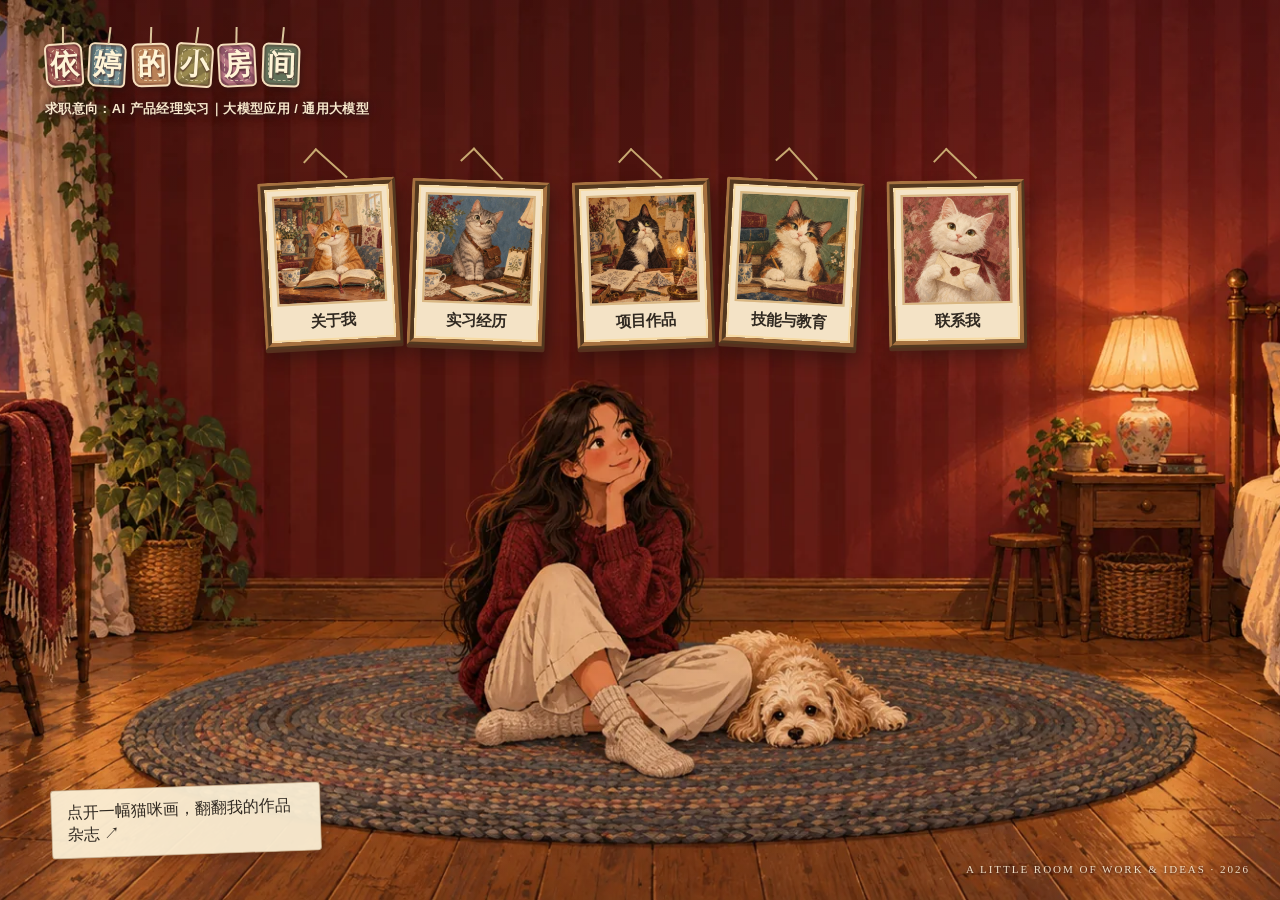
<file: index.html>
<!doctype html>
<html lang="zh-CN">
  <head>
    <meta charset="utf-8" />
    <meta name="viewport" content="width=device-width, initial-scale=1" />
    <meta name="theme-color" content="#56272c" />
    <meta name="description" content="走进肖依婷的小房间，翻阅 AI 产品经理的实习与项目作品。" />
    <meta property="og:title" content="肖依婷的小房间 | AI 产品经理作品集" />
    <meta property="og:description" content="关于我、实习、项目、技能和联系方式，都藏在五幅猫咪挂画里。" />
    <meta property="og:image" content="assets/images/room/bedroom.webp" />
    <title>肖依婷的小房间 | AI 产品经理作品集</title>
    <link rel="stylesheet" href="assets/css/bedroom.css" />
  </head>
  <body>
    <a class="skip-link" href="#gallery">跳到作品入口</a>
    <div class="site-world">
      <header class="site-brand">
        <a class="fabric-title" href="#home" aria-label="依婷的小房间，返回首页">
          <span aria-hidden="true">依</span><span aria-hidden="true">婷</span><span aria-hidden="true">的</span><span aria-hidden="true">小</span><span aria-hidden="true">房</span><span aria-hidden="true">间</span>
        </a>
        <p>求职意向：AI 产品经理实习｜大模型应用 / 通用大模型</p>
      </header>

      <main class="room-stage" id="main">
        <div class="room-backdrop" aria-hidden="true"></div>
        <nav class="gallery-wall" id="gallery" aria-label="小猫挂画，选择作品章节">
          <button class="cat-frame" type="button" data-page="about" style="--tilt:-3deg">
            <span class="frame-art"><img src="assets/images/room/cat-about.webp" alt="" /></span>
            <span class="frame-label">关于我</span>
          </button>
          <button class="cat-frame" type="button" data-page="internships" style="--tilt:2deg">
            <span class="frame-art"><img src="assets/images/room/cat-internship.webp" alt="" /></span>
            <span class="frame-label">实习经历</span>
          </button>
          <button class="cat-frame" type="button" data-page="projects" style="--tilt:-2deg">
            <span class="frame-art"><img src="assets/images/room/cat-projects.webp" alt="" /></span>
            <span class="frame-label">项目作品</span>
          </button>
          <button class="cat-frame" type="button" data-page="skills" style="--tilt:3deg">
            <span class="frame-art"><img src="assets/images/room/cat-skills.webp" alt="" /></span>
            <span class="frame-label">技能与教育</span>
          </button>
          <button class="cat-frame" type="button" data-page="contact" style="--tilt:-1deg">
            <span class="frame-art"><img src="assets/images/room/cat-contact.webp" alt="" /></span>
            <span class="frame-label">联系我</span>
          </button>
        </nav>
        <p class="room-instruction">点开一幅猫咪画，翻翻我的作品杂志 <span aria-hidden="true">↗</span></p>
        <p class="room-caption">A LITTLE ROOM OF WORK & IDEAS · 2026</p>
      </main>
    </div>

    <dialog class="magazine-dialog" id="magazine" aria-label="肖依婷的作品杂志">
      <div class="magazine-shell">
        <header class="magazine-toolbar">
          <button class="back-to-room" type="button" data-close-magazine>← 回到房间</button>
          <span class="magazine-mark">YITING'S JOURNAL</span>
          <span class="page-count" data-page-count></span>
        </header>
        <div class="magazine-layout">
          <nav class="chapter-tabs" aria-label="杂志章节">
            <button type="button" data-page="about">关于我</button>
            <button type="button" data-page="internships">实习</button>
            <button type="button" data-page="projects">项目</button>
            <button type="button" data-page="skills">技能</button>
            <button type="button" data-page="contact">联系</button>
          </nav>
          <div class="book">
            <div class="book-spine" aria-hidden="true"></div>
            <article class="paper-page" data-paper-page tabindex="-1"></article>
          </div>
        </div>
        <footer class="magazine-footer">
          <button type="button" data-prev-page aria-label="上一页">← 上一页</button>
          <span data-page-title></span>
          <button type="button" data-next-page aria-label="下一页">下一页 →</button>
        </footer>
      </div>
    </dialog>

    <script src="content/portfolio-data.js"></script>
    <script src="assets/js/bedroom.js"></script>
  </body>
</html>
</file>
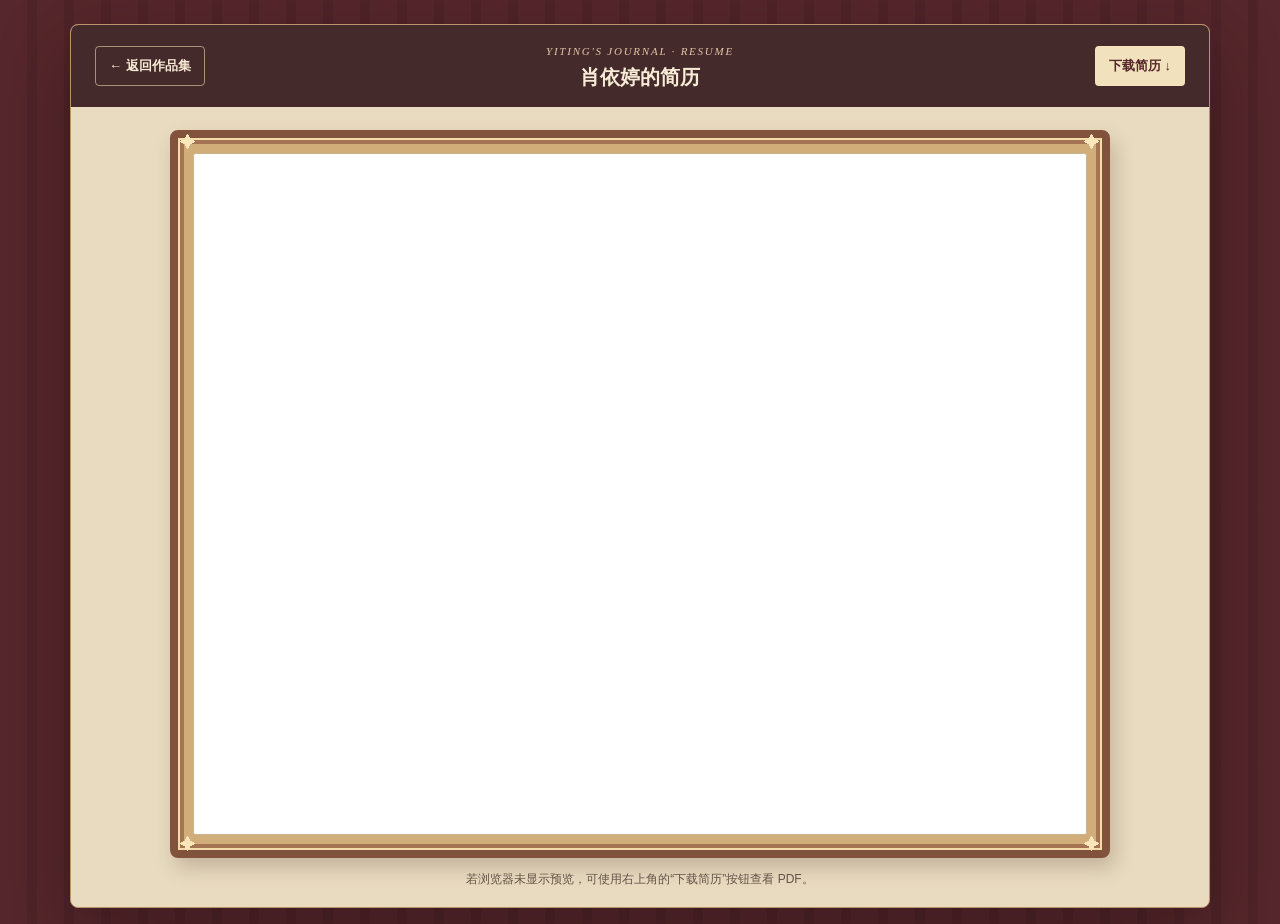
<file: resume.html>
<!doctype html>
<html lang="zh-CN">
  <head>
    <meta charset="utf-8" />
    <meta name="viewport" content="width=device-width, initial-scale=1" />
    <meta name="theme-color" content="#56272c" />
    <meta name="description" content="查看肖依婷的 AI 产品经理实习简历。" />
    <title>查看简历 | 肖依婷的小房间</title>
    <link rel="stylesheet" href="assets/css/bedroom.css" />
    <link rel="stylesheet" href="assets/css/resume.css" />
  </head>
  <body class="resume-page">
    <main class="resume-shell">
      <header class="resume-toolbar">
        <a class="resume-back" href="index.html#home">← 返回作品集</a>
        <div class="resume-toolbar-title">
          <span>YITING'S JOURNAL · RESUME</span>
          <h1>肖依婷的简历</h1>
        </div>
        <a class="resume-download" href="assets/resume/肖依婷-AI产品经理-2026-10.pdf" download="肖依婷-AI产品经理-简历.pdf">下载简历 ↓</a>
      </header>

      <section class="resume-stage" aria-label="简历预览">
        <div class="resume-frame">
          <span class="resume-corner resume-corner-top-left" aria-hidden="true">✦</span>
          <span class="resume-corner resume-corner-top-right" aria-hidden="true">✦</span>
          <span class="resume-corner resume-corner-bottom-left" aria-hidden="true">✦</span>
          <span class="resume-corner resume-corner-bottom-right" aria-hidden="true">✦</span>
          <div class="resume-frame-inner">
            <iframe
              class="resume-document"
              src="assets/resume/肖依婷-AI产品经理-2026-10.pdf#toolbar=0&navpanes=0&view=Fit"
              title="肖依婷 AI 产品经理简历 PDF 预览"
            ></iframe>
          </div>
        </div>
        <p class="resume-fallback">若浏览器未显示预览，可使用右上角的“下载简历”按钮查看 PDF。</p>
      </section>
    </main>
    <script>
      const resumeSource = new URLSearchParams(window.location.search).get("from");
      const returnPages = { about: "关于我", contact: "联系我" };
      if (Object.prototype.hasOwnProperty.call(returnPages, resumeSource)) {
        const backLink = document.querySelector(".resume-back");
        backLink.href = "index.html#" + resumeSource;
        backLink.textContent = "← 返回" + returnPages[resumeSource];
      }
    </script>
  </body>
</html>
</file>
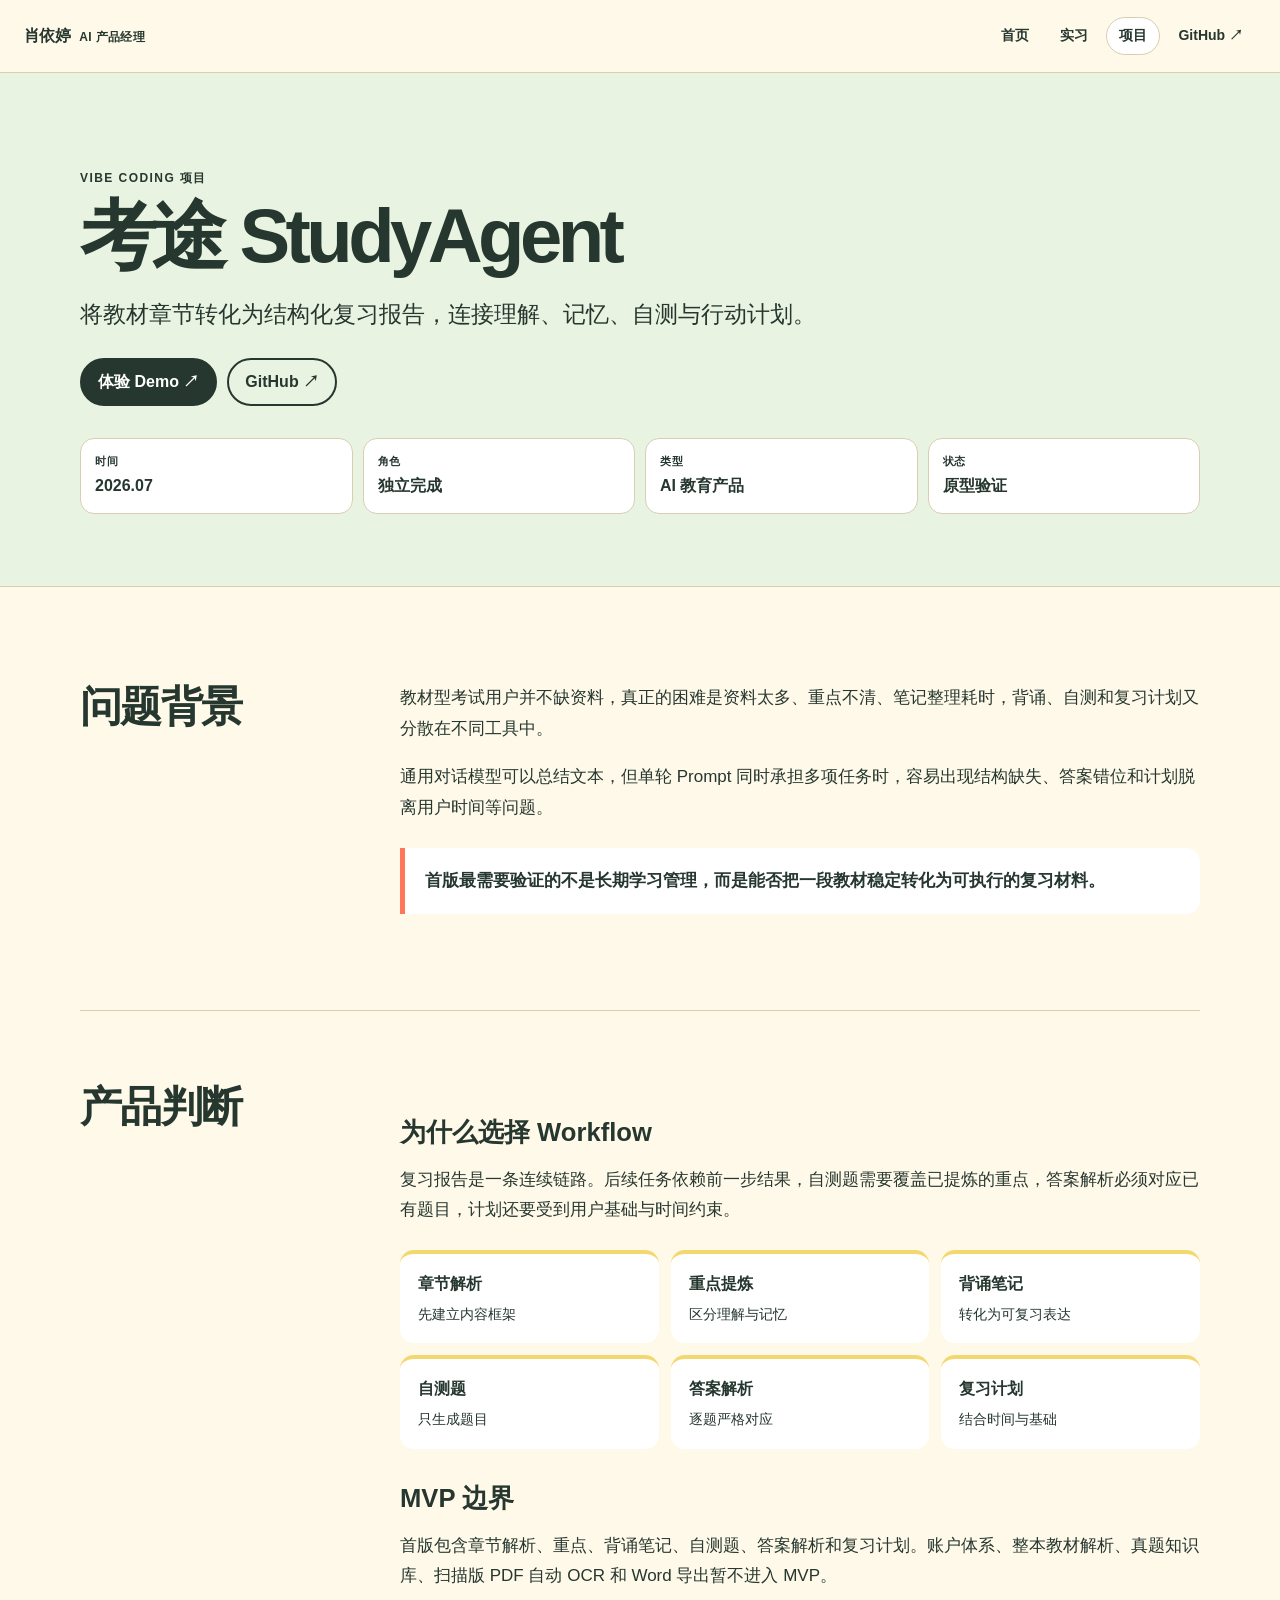
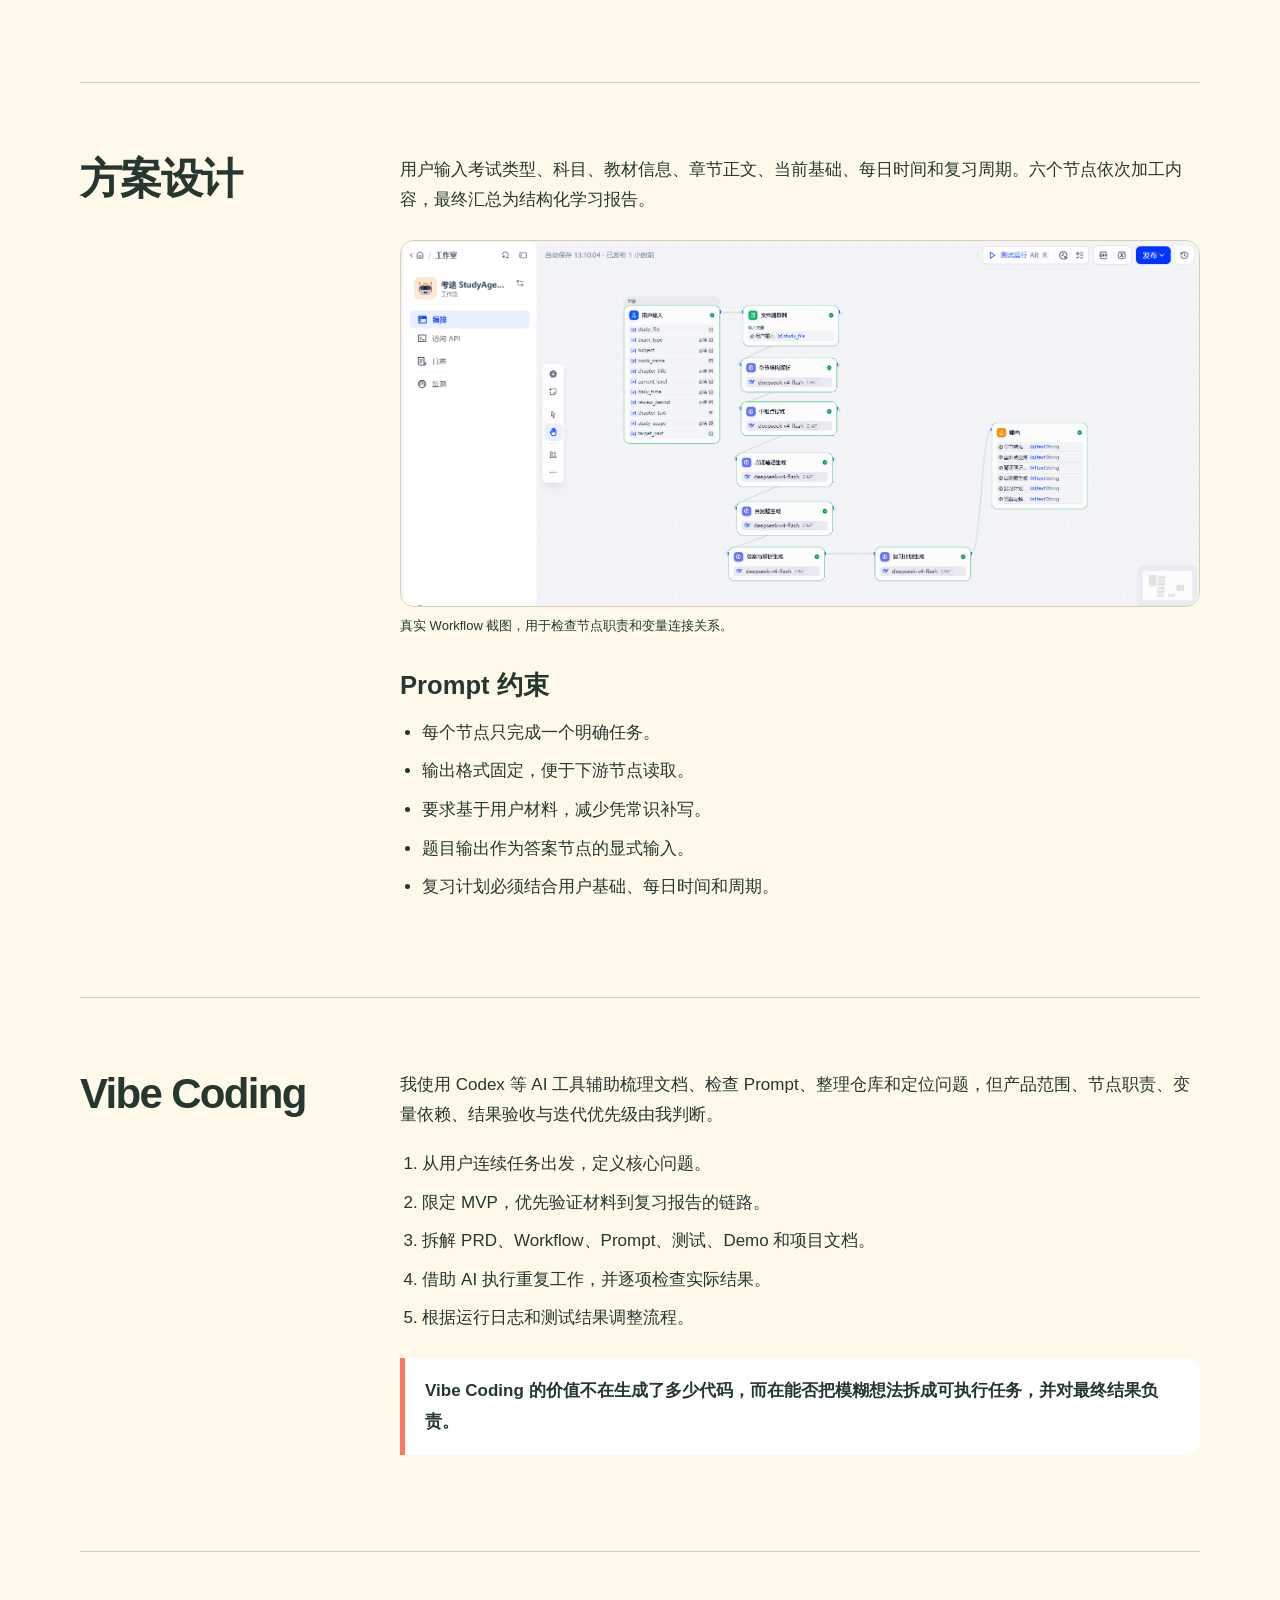
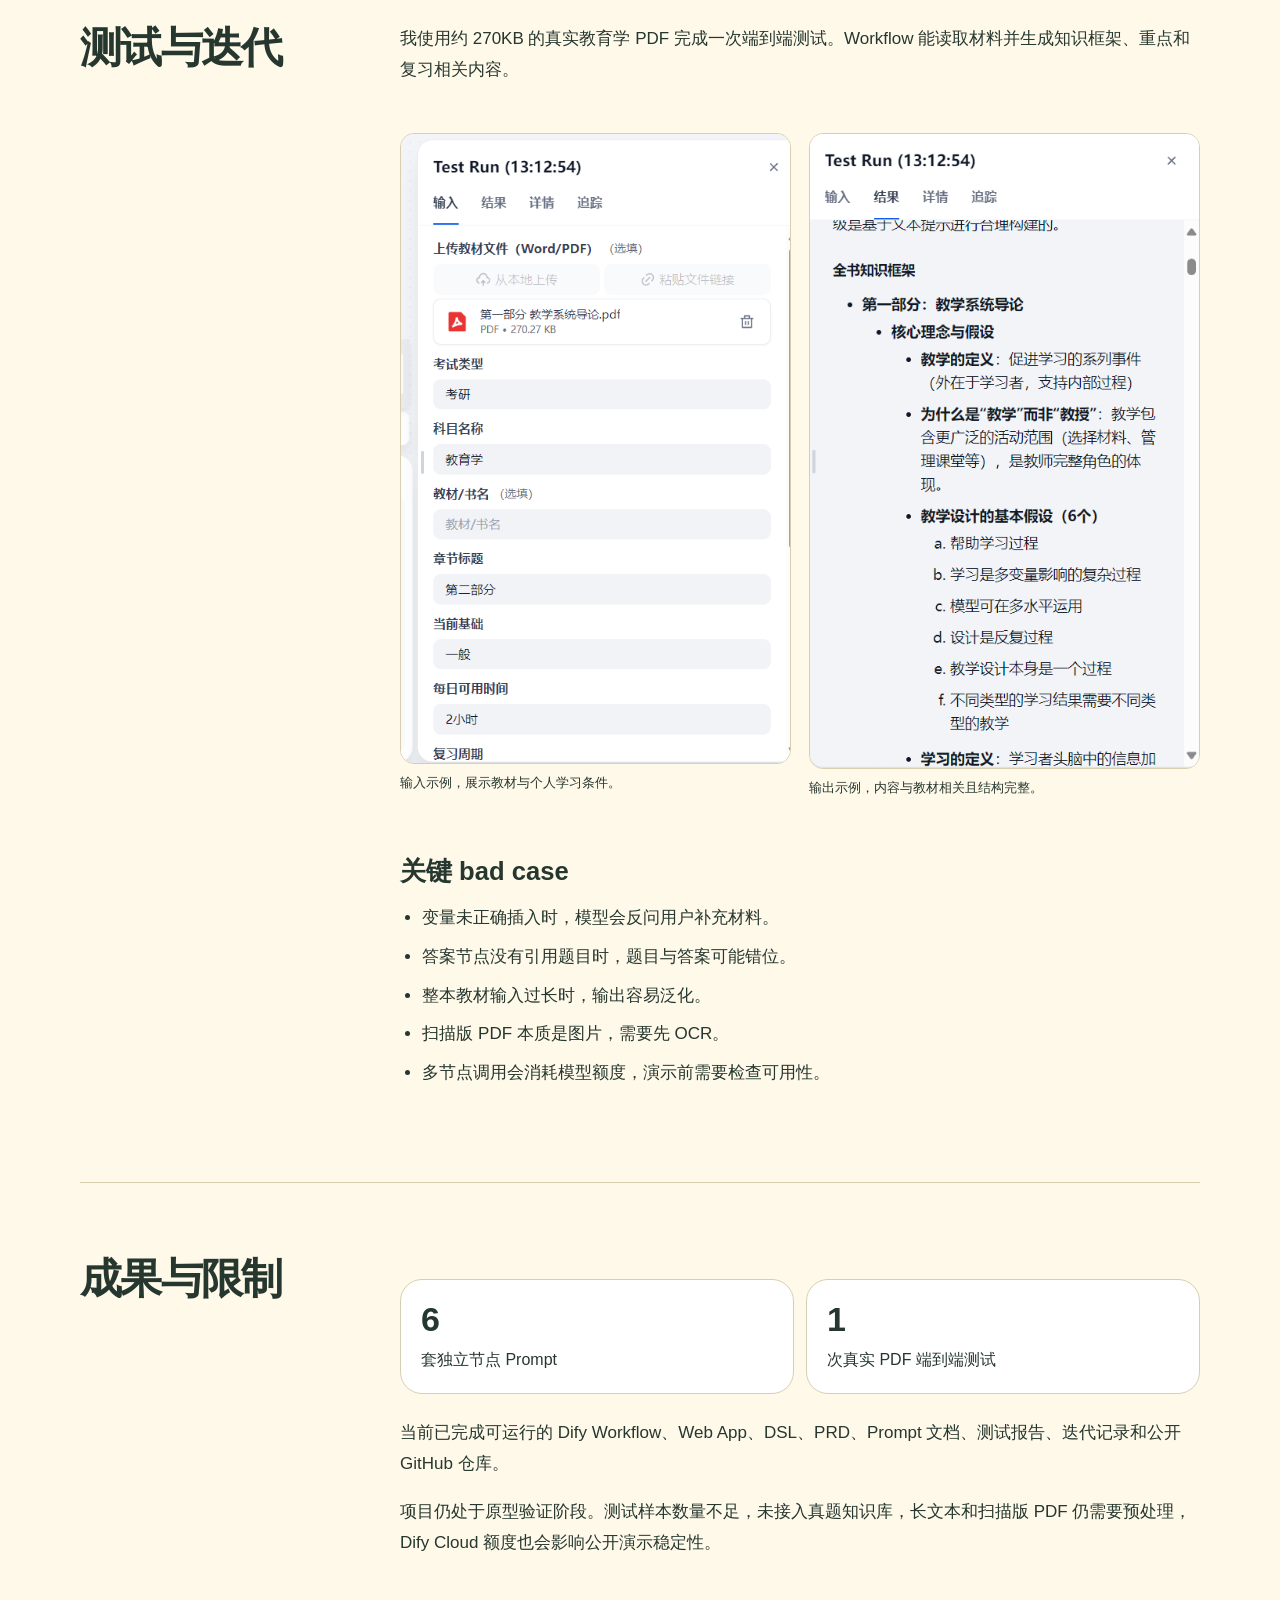
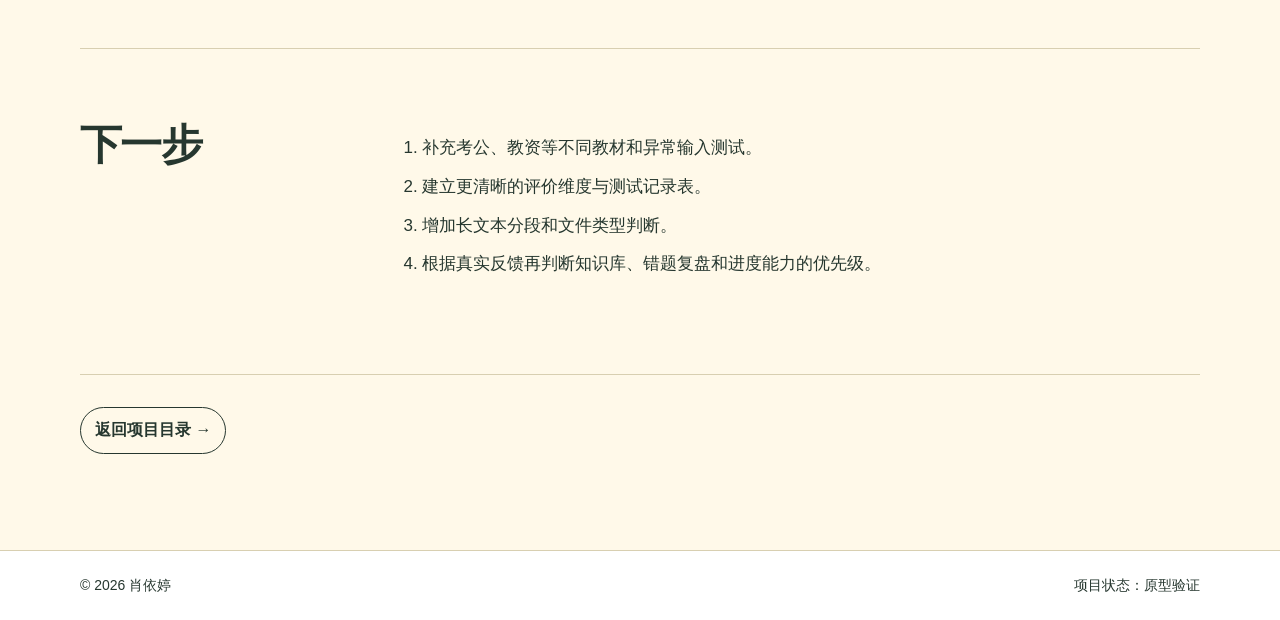
<file: projects/studyagent.html>
<!doctype html>
<html lang="zh-CN">
  <head>
    <meta charset="utf-8" />
    <meta name="viewport" content="width=device-width, initial-scale=1" />
    <title>考途 StudyAgent | 肖依婷作品集</title>
    <meta name="description" content="考途 StudyAgent 项目案例，展示从产品定位、Dify Workflow、Prompt 到测试迭代的完整过程。" />
    <meta name="theme-color" content="#10213f" />
    <link rel="stylesheet" href="../assets/css/styles.css" />
  </head>
  <body class="legacy-page">
    <a class="skip-link" href="#main">跳到主要内容</a>
    <header class="site-header">
      <nav class="nav-shell" aria-label="主导航">
        <a class="brand" href="../index.html">肖依婷 <small>AI 产品经理</small></a>
        <button class="menu-button" type="button" aria-expanded="false" aria-controls="site-navigation" data-menu-button>菜单</button>
        <div class="nav-links" id="site-navigation" data-navigation>
          <a href="../index.html#home">首页</a>
          <a href="../index.html#internship">实习</a>
          <a href="../index.html#project" aria-current="page">项目</a>
          <a href="https://github.com/aurelialabs/studyagent-dify" target="_blank" rel="noreferrer">GitHub ↗</a>
        </div>
      </nav>
    </header>

    <main id="main">
      <section class="project-hero">
        <div class="container">
          <p class="eyebrow reveal">Vibe Coding 项目</p>
          <h1 class="reveal">考途 StudyAgent</h1>
          <p class="project-summary reveal">将教材章节转化为结构化复习报告，连接理解、记忆、自测与行动计划。</p>
          <div class="project-actions reveal">
            <a class="button" href="https://udify.app/workflow/Ml6LKD4l0pltIw54q" target="_blank" rel="noreferrer">体验 Demo ↗</a>
            <a class="button secondary" href="https://github.com/aurelialabs/studyagent-dify" target="_blank" rel="noreferrer">GitHub ↗</a>
          </div>
          <dl class="project-meta reveal">
            <div><dt>时间</dt><dd>2026.07</dd></div>
            <div><dt>角色</dt><dd>独立完成</dd></div>
            <div><dt>类型</dt><dd>AI 教育产品</dd></div>
            <div><dt>状态</dt><dd>原型验证</dd></div>
          </dl>
        </div>
      </section>

      <div class="container project-body">
        <section class="project-section reveal">
          <h2>问题背景</h2>
          <div class="project-content">
            <p>教材型考试用户并不缺资料，真正的困难是资料太多、重点不清、笔记整理耗时，背诵、自测和复习计划又分散在不同工具中。</p>
            <p>通用对话模型可以总结文本，但单轮 Prompt 同时承担多项任务时，容易出现结构缺失、答案错位和计划脱离用户时间等问题。</p>
            <div class="callout"><p>首版最需要验证的不是长期学习管理，而是能否把一段教材稳定转化为可执行的复习材料。</p></div>
          </div>
        </section>

        <section class="project-section reveal">
          <h2>产品判断</h2>
          <div class="project-content">
            <h3>为什么选择 Workflow</h3>
            <p>复习报告是一条连续链路。后续任务依赖前一步结果，自测题需要覆盖已提炼的重点，答案解析必须对应已有题目，计划还要受到用户基础与时间约束。</p>
            <div class="process" aria-label="Workflow 节点">
              <div><strong>章节解析</strong><span>先建立内容框架</span></div>
              <div><strong>重点提炼</strong><span>区分理解与记忆</span></div>
              <div><strong>背诵笔记</strong><span>转化为可复习表达</span></div>
              <div><strong>自测题</strong><span>只生成题目</span></div>
              <div><strong>答案解析</strong><span>逐题严格对应</span></div>
              <div><strong>复习计划</strong><span>结合时间与基础</span></div>
            </div>
            <h3>MVP 边界</h3>
            <p>首版包含章节解析、重点、背诵笔记、自测题、答案解析和复习计划。账户体系、整本教材解析、真题知识库、扫描版 PDF 自动 OCR 和 Word 导出暂不进入 MVP。</p>
          </div>
        </section>

        <section class="project-section reveal">
          <h2>方案设计</h2>
          <div class="project-content">
            <p>用户输入考试类型、科目、教材信息、章节正文、当前基础、每日时间和复习周期。六个节点依次加工内容，最终汇总为结构化学习报告。</p>
            <figure class="evidence wide">
              <img src="../assets/images/studyagent-workflow.png" alt="考途 StudyAgent 六节点 Workflow" />
              <figcaption>真实 Workflow 截图，用于检查节点职责和变量连接关系。</figcaption>
            </figure>
            <h3>Prompt 约束</h3>
            <ul>
              <li>每个节点只完成一个明确任务。</li>
              <li>输出格式固定，便于下游节点读取。</li>
              <li>要求基于用户材料，减少凭常识补写。</li>
              <li>题目输出作为答案节点的显式输入。</li>
              <li>复习计划必须结合用户基础、每日时间和周期。</li>
            </ul>
          </div>
        </section>

        <section class="project-section reveal">
          <h2>Vibe Coding</h2>
          <div class="project-content">
            <p>我使用 Codex 等 AI 工具辅助梳理文档、检查 Prompt、整理仓库和定位问题，但产品范围、节点职责、变量依赖、结果验收与迭代优先级由我判断。</p>
            <ol>
              <li>从用户连续任务出发，定义核心问题。</li>
              <li>限定 MVP，优先验证材料到复习报告的链路。</li>
              <li>拆解 PRD、Workflow、Prompt、测试、Demo 和项目文档。</li>
              <li>借助 AI 执行重复工作，并逐项检查实际结果。</li>
              <li>根据运行日志和测试结果调整流程。</li>
            </ol>
            <div class="callout"><p>Vibe Coding 的价值不在生成了多少代码，而在能否把模糊想法拆成可执行任务，并对最终结果负责。</p></div>
          </div>
        </section>

        <section class="project-section reveal">
          <h2>测试与迭代</h2>
          <div class="project-content">
            <p>我使用约 270KB 的真实教育学 PDF 完成一次端到端测试。Workflow 能读取材料并生成知识框架、重点和复习相关内容。</p>
            <div class="evidence-grid">
              <figure class="evidence">
                <img src="../assets/images/studyagent-input.png" alt="StudyAgent 教材输入与学习条件设置" />
                <figcaption>输入示例，展示教材与个人学习条件。</figcaption>
              </figure>
              <figure class="evidence">
                <img src="../assets/images/studyagent-output.png" alt="StudyAgent 结构化复习报告输出" />
                <figcaption>输出示例，内容与教材相关且结构完整。</figcaption>
              </figure>
            </div>
            <h3>关键 bad case</h3>
            <ul>
              <li>变量未正确插入时，模型会反问用户补充材料。</li>
              <li>答案节点没有引用题目时，题目与答案可能错位。</li>
              <li>整本教材输入过长时，输出容易泛化。</li>
              <li>扫描版 PDF 本质是图片，需要先 OCR。</li>
              <li>多节点调用会消耗模型额度，演示前需要检查可用性。</li>
            </ul>
          </div>
        </section>

        <section class="project-section reveal">
          <h2>成果与限制</h2>
          <div class="project-content">
            <div class="data-points">
              <div class="data-point"><strong>6</strong><span>套独立节点 Prompt</span></div>
              <div class="data-point"><strong>1</strong><span>次真实 PDF 端到端测试</span></div>
            </div>
            <p>当前已完成可运行的 Dify Workflow、Web App、DSL、PRD、Prompt 文档、测试报告、迭代记录和公开 GitHub 仓库。</p>
            <p>项目仍处于原型验证阶段。测试样本数量不足，未接入真题知识库，长文本和扫描版 PDF 仍需要预处理，Dify Cloud 额度也会影响公开演示稳定性。</p>
          </div>
        </section>

        <section class="project-section reveal">
          <h2>下一步</h2>
          <div class="project-content">
            <ol>
              <li>补充考公、教资等不同教材和异常输入测试。</li>
              <li>建立更清晰的评价维度与测试记录表。</li>
              <li>增加长文本分段和文件类型判断。</li>
              <li>根据真实反馈再判断知识库、错题复盘和进度能力的优先级。</li>
            </ol>
          </div>
        </section>

        <nav class="next-projects" aria-label="其他项目">
          <a href="../index.html#projects">返回项目目录 →</a>
        </nav>
      </div>
    </main>

    <footer class="site-footer">
      <div class="container footer-inner"><span>© <span data-year>2026</span> 肖依婷</span><span>项目状态：原型验证</span></div>
    </footer>
  </body>
</html>
</file>
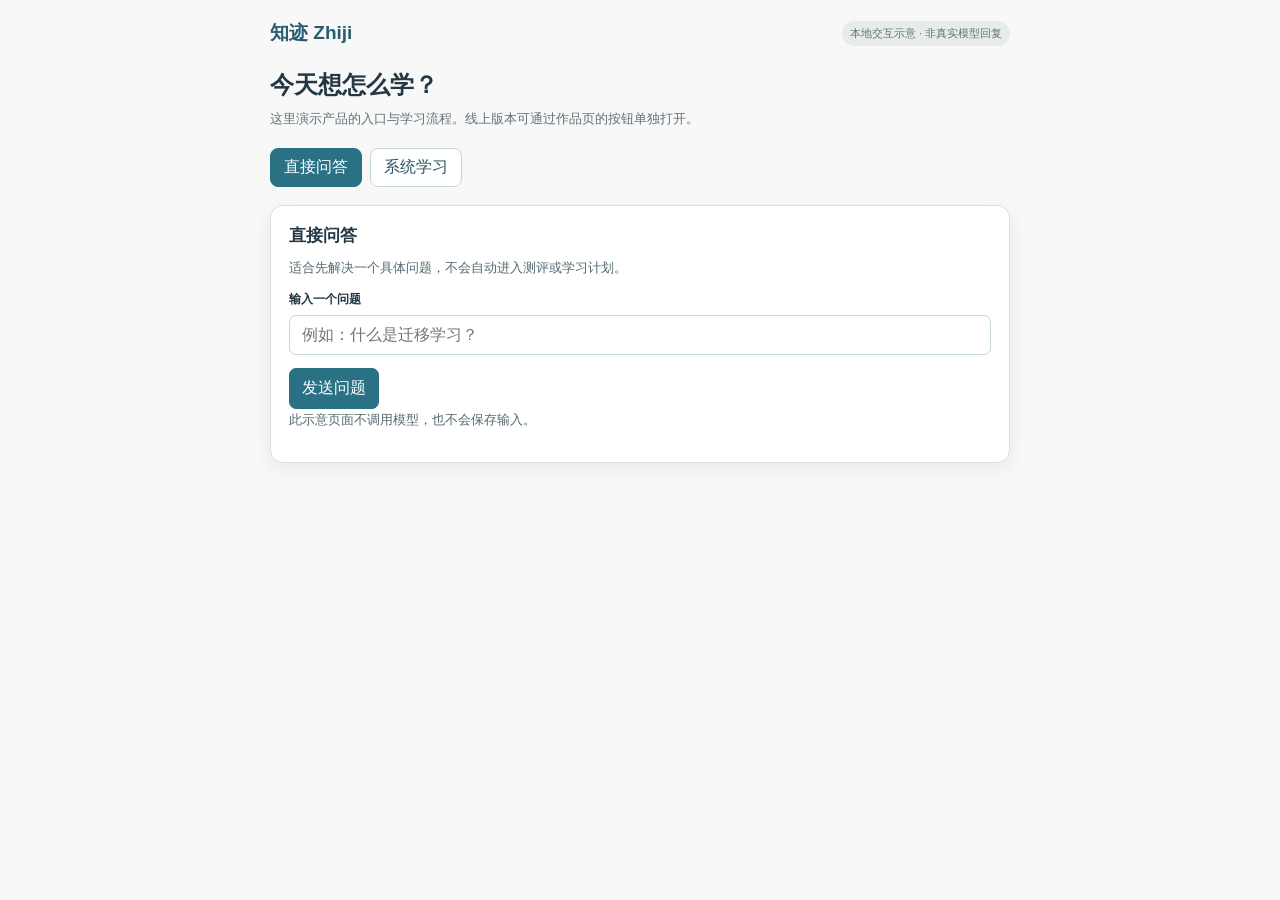
<file: projects/zhiji-prototype.html>
<!doctype html>
<html lang="zh-CN">
  <head>
    <meta charset="utf-8" />
    <meta name="viewport" content="width=device-width, initial-scale=1" />
    <title>知迹 · 学习路径交互示意</title>
    <style>
      :root { color-scheme: light; font-family: "PingFang SC", "Microsoft YaHei", Arial, sans-serif; }
      * { box-sizing: border-box; }
      body { margin: 0; background: #f7f8f7; color: #243743; }
      button, input { font: inherit; }
      button { cursor: pointer; }
      button:focus-visible, input:focus-visible { outline: 2px solid #2b7186; outline-offset: 2px; }
      .shell { max-width: 780px; min-height: 100vh; margin: auto; padding: 20px; }
      header { display: flex; justify-content: space-between; gap: 10px; align-items: center; }
      .brand { color: #285d6f; font-weight: 800; font-size: 19px; }
      .demo-tag { padding: 5px 8px; border-radius: 99px; background: #e7ecea; color: #607377; font-size: 11px; }
      h1 { margin: 23px 0 8px; font-size: 24px; }
      .sub { margin: 0 0 18px; color: #61727b; font-size: 13px; line-height: 1.6; }
      .tabs { display: flex; gap: 8px; margin: 0 0 18px; }
      .tabs button { padding: 8px 13px; border: 1px solid #c5d6d6; border-radius: 8px; background: white; color: #2b5260; }
      .tabs button[aria-selected="true"] { border-color: #2b7186; background: #2b7186; color: white; }
      .card { padding: 18px; border: 1px solid #d7e1df; border-radius: 13px; background: white; box-shadow: 0 5px 18px rgba(32, 69, 73, .07); }
      .card h2 { margin: 0 0 10px; font-size: 17px; }
      .card p { margin: 0 0 13px; color: #536970; font-size: 13px; line-height: 1.65; }
      label { display: block; margin-bottom: 7px; font-size: 12px; font-weight: 700; }
      input { width: 100%; padding: 10px 12px; border: 1px solid #c5d6d6; border-radius: 7px; }
      .actions { display: flex; flex-wrap: wrap; gap: 8px; margin-top: 13px; }
      .actions button, .choice { padding: 9px 12px; border: 1px solid #2b7186; border-radius: 7px; background: #2b7186; color: white; }
      .actions button.secondary, .choice { background: white; color: #2b7186; }
      .choice[aria-pressed="true"] { background: #d9eeee; }
      .steps { display: flex; gap: 4px; margin-bottom: 12px; }
      .steps span { flex: 1; height: 5px; border-radius: 99px; background: #dbe6e4; }
      .steps span.active { background: #2b7186; }
      .note { margin-top: 14px; color: #728389; font-size: 11px; line-height: 1.5; }
      [hidden] { display: none !important; }
    </style>
  </head>
  <body>
    <div class="shell">
      <header><span class="brand">知迹 Zhiji</span><span class="demo-tag">本地交互示意 · 非真实模型回复</span></header>
      <h1>今天想怎么学？</h1>
      <p class="sub">这里演示产品的入口与学习流程。线上版本可通过作品页的按钮单独打开。</p>
      <div class="tabs" role="tablist" aria-label="学习模式">
        <button type="button" role="tab" aria-selected="true" data-mode="quick">直接问答</button>
        <button type="button" role="tab" aria-selected="false" data-mode="guided">系统学习</button>
      </div>
      <section class="card" data-panel="quick">
        <h2>直接问答</h2>
        <p>适合先解决一个具体问题，不会自动进入测评或学习计划。</p>
        <label for="quick-question">输入一个问题</label>
        <input id="quick-question" placeholder="例如：什么是迁移学习？" />
        <div class="actions"><button type="button" data-quick-submit>发送问题</button></div>
        <p class="note" data-quick-note>此示意页面不调用模型，也不会保存输入。</p>
      </section>
      <section class="card" data-panel="guided" hidden>
        <div class="steps" aria-hidden="true"><span class="active"></span><span></span><span></span><span></span></div>
        <h2 data-step-title>01 · 确认学习目标</h2>
        <p data-step-copy>告诉知迹你想学什么；确认目标后再进入诊断。</p>
        <div data-step-input>
          <label for="learning-goal">学习目标</label>
          <input id="learning-goal" placeholder="例如：理解迁移学习的基本概念" />
        </div>
        <div data-step-choice hidden>
          <p>示例诊断：你对这个主题的熟悉程度是？</p>
          <div class="actions"><button class="choice" type="button" aria-pressed="false">刚接触</button><button class="choice" type="button" aria-pressed="false">了解一些</button><button class="choice" type="button" aria-pressed="false">比较熟悉</button></div>
        </div>
        <div class="actions"><button type="button" class="secondary" data-step-prev hidden>上一步</button><button type="button" data-step-next>确认目标</button></div>
        <p class="note">此处只展示交互结构；实际诊断、教学和反馈以线上系统为准。</p>
      </section>
    </div>
    <script>
      (function () {
        const modes = document.querySelectorAll("[data-mode]");
        const panels = document.querySelectorAll("[data-panel]");
        const titles = ["01 · 确认学习目标", "02 · 初始诊断", "03 · 学习计划", "04 · 微教学与反馈"];
        const copies = [
          "告诉知迹你想学什么；确认目标后再进入诊断。",
          "通过几个问题记录当前基础与自信度。",
          "依据目标和诊断结果安排小单元学习。",
          "按单元学习、检测、获得反馈；关键误区会得到一次补救。"
        ];
        let step = 0;
        modes.forEach(function (button) {
          button.addEventListener("click", function () {
            modes.forEach(function (item) { item.setAttribute("aria-selected", String(item === button)); });
            panels.forEach(function (panel) { panel.hidden = panel.dataset.panel !== button.dataset.mode; });
          });
        });
        document.querySelector("[data-quick-submit]").addEventListener("click", function () {
          const hasQuestion = document.querySelector("#quick-question").value.trim().length > 0;
          document.querySelector("[data-quick-note]").textContent = hasQuestion
            ? "问题已写入输入框。此示意页面不调用模型；请从作品页打开线上版体验真实问答。"
            : "请先输入一个问题。";
        });
        function renderStep() {
          document.querySelector("[data-step-title]").textContent = titles[step];
          document.querySelector("[data-step-copy]").textContent = copies[step];
          document.querySelector("[data-step-input]").hidden = step !== 0;
          document.querySelector("[data-step-choice]").hidden = step !== 1;
          document.querySelector("[data-step-prev]").hidden = step === 0;
          document.querySelector("[data-step-next]").textContent = step === 3 ? "重新开始" : (step === 0 ? "确认目标" : "下一步");
          document.querySelectorAll(".steps span").forEach(function (item, index) { item.classList.toggle("active", index <= step); });
        }
        document.querySelector("[data-step-next]").addEventListener("click", function () {
          if (step === 0 && !document.querySelector("#learning-goal").value.trim()) {
            document.querySelector("#learning-goal").focus(); return;
          }
          step = step === 3 ? 0 : step + 1; renderStep();
        });
        document.querySelector("[data-step-prev]").addEventListener("click", function () { step = Math.max(0, step - 1); renderStep(); });
        document.querySelectorAll(".choice").forEach(function (button) {
          button.addEventListener("click", function () {
            document.querySelectorAll(".choice").forEach(function (item) { item.setAttribute("aria-pressed", String(item === button)); });
          });
        });
      })();
    </script>
  </body>
</html>
</file>
<file: assets/css/bedroom.css>
:root {
  color-scheme: light;
  --wine: #56272c;
  --wine-dark: #321b21;
  --ink: #302921;
  --muted: #716557;
  --paper: #f8f0df;
  --paper-deep: #eadcc2;
  --gold: #b78951;
  --line: #d9c9a9;
  --blue: #6a7b80;
}

* { box-sizing: border-box; }
html { scroll-behavior: smooth; }
body {
  margin: 0;
  min-width: 320px;
  background: var(--wine-dark);
  color: var(--ink);
  font-family: "PingFang SC", "Microsoft YaHei", Arial, sans-serif;
}
button, a { -webkit-tap-highlight-color: transparent; }
button { font: inherit; }
a { color: inherit; }
img { max-width: 100%; display: block; }
button:focus-visible, a:focus-visible {
  outline: 3px solid #f8e2a2;
  outline-offset: 5px;
}

.skip-link {
  position: fixed;
  top: 10px;
  left: 10px;
  z-index: 100;
  padding: 10px 14px;
  background: var(--paper);
  transform: translateY(-160%);
}
.skip-link:focus { transform: translateY(0); }

.site-world { position: relative; min-height: 100dvh; }
.room-stage {
  position: relative;
  min-height: max(760px, 100dvh);
  overflow: hidden;
  isolation: isolate;
  background: #642b2b;
}
.room-backdrop {
  position: absolute;
  z-index: -1;
  inset: 0;
  background: url("../images/room/bedroom.webp") center center / cover no-repeat;
}
.room-stage::after {
  content: "";
  position: absolute;
  z-index: -1;
  inset: 0;
  background: linear-gradient(180deg, rgba(30, 13, 19, .18), transparent 25%, transparent 72%, rgba(29, 15, 16, .16));
  pointer-events: none;
}

.site-brand {
  position: absolute;
  z-index: 4;
  top: 28px;
  left: clamp(20px, 3.5vw, 60px);
  width: max-content;
  max-width: calc(100% - 40px);
}
.fabric-title {
  display: flex;
  align-items: flex-start;
  gap: 5px;
  padding-top: 15px;
  text-decoration: none;
}
.fabric-title span {
  position: relative;
  display: grid;
  place-items: center;
  width: clamp(35px, 3vw, 47px);
  height: clamp(39px, 3.4vw, 52px);
  border: 2px solid #f6debd;
  border-radius: 6px 8px 5px 9px;
  box-shadow: inset 0 0 0 2px rgba(79, 39, 34, .28), 2px 4px 5px rgba(26, 12, 13, .32);
  color: #fff4d6;
  font-family: "KaiTi", "STKaiti", "Songti SC", serif;
  font-size: clamp(24px, 2.2vw, 34px);
  font-weight: 800;
  line-height: 1;
  text-shadow: 1px 2px 1px rgba(64, 31, 29, .55);
  transform: rotate(var(--fabric-tilt, 0deg));
  transition: transform .38s cubic-bezier(.2, .8, .2, 1), border-radius .38s, box-shadow .38s;
}
.fabric-title span::before {
  content: "";
  position: absolute;
  bottom: calc(100% + 1px);
  left: 50%;
  height: 17px;
  border-left: 2px solid #dbc59c;
  transform: rotate(4deg);
}
.fabric-title span::after {
  content: "";
  position: absolute;
  inset: 4px;
  border: 1px dashed rgba(255, 239, 205, .7);
  border-radius: inherit;
  pointer-events: none;
}
.fabric-title span:nth-child(1) { --fabric-tilt: -4deg; background: repeating-linear-gradient(35deg, #8c4546 0 6px, #a55e56 6px 12px); }
.fabric-title span:nth-child(2) { --fabric-tilt: 3deg; background: repeating-linear-gradient(90deg, #596f72 0 5px, #779196 5px 10px); }
.fabric-title span:nth-child(3) { --fabric-tilt: -2deg; background-color: #b98157; background-image: radial-gradient(circle at 28% 32%, #d8a975 0 3px, transparent 4px); }
.fabric-title span:nth-child(4) { --fabric-tilt: 4deg; background: repeating-linear-gradient(-35deg, #817243 0 7px, #9b8a50 7px 14px); }
.fabric-title span:nth-child(5) { --fabric-tilt: -3deg; background: repeating-linear-gradient(45deg, #8c5266 0 6px, #b67583 6px 12px); }
.fabric-title span:nth-child(6) { --fabric-tilt: 2deg; background-color: #617059; background-image: radial-gradient(circle at 68% 25%, #98a186 0 3px, transparent 4px); }
.fabric-title:hover span:hover, .fabric-title:focus-visible span:hover {
  border-radius: 13px 9px 12px 8px;
  box-shadow: inset 0 0 0 2px rgba(79, 39, 34, .2), 4px 8px 12px rgba(26, 12, 13, .36);
  transform: rotate(0deg) translateY(-7px) scale(1.18);
}
.site-brand p {
  max-width: 100%;
  margin: 12px 0 0;
  color: #f8e8cc;
  font-size: 13px;
  font-weight: 600;
  line-height: 1.5;
  letter-spacing: .03em;
  text-shadow: 0 2px 5px #321719, 0 0 12px #321719;
}

.gallery-wall {
  position: absolute;
  z-index: 2;
  top: clamp(180px, 17.5vh, 245px);
  left: 20%;
  width: 60%;
  display: grid;
  grid-template-columns: repeat(5, minmax(0, 1fr));
  gap: clamp(9px, 1.5vw, 22px);
  align-items: start;
}
.cat-frame {
  position: relative;
  width: 100%;
  max-width: 168px;
  margin: 0 auto;
  padding: 7px 7px 8px;
  border: 7px ridge #a77240;
  border-radius: 2px;
  background: #f4e3c6;
  box-shadow: 0 3px 0 #57301e, 4px 10px 17px rgba(32, 15, 13, .48), inset 0 0 0 2px #f7daa2;
  color: var(--ink);
  text-align: center;
  cursor: pointer;
  transform: rotate(var(--tilt));
  transform-origin: 50% -18px;
  transition: filter .2s, box-shadow .2s;
}
.cat-frame::before {
  content: "";
  position: absolute;
  left: 50%;
  bottom: calc(100% + 8px);
  width: 33%;
  height: 17px;
  border-top: 2px solid #c8a971;
  border-left: 2px solid #c8a971;
  transform: translateX(-50%) rotate(45deg);
  transform-origin: center;
  pointer-events: none;
}
.cat-frame:hover, .cat-frame:focus-visible {
  z-index: 3;
  filter: brightness(1.06);
  box-shadow: 0 4px 0 #57301e, 7px 15px 20px rgba(32, 15, 13, .5), inset 0 0 0 2px #f7daa2;
  animation: frame-sway .85s ease-in-out infinite alternate;
}
@keyframes frame-sway {
  from { transform: rotate(-2deg) scale(1.065); }
  to { transform: rotate(2deg) scale(1.09); }
}
.frame-art {
  display: block;
  width: 100%;
  aspect-ratio: 1;
  overflow: hidden;
  border: 2px solid #d9b681;
  background: #e2cda9;
}
.frame-art img { width: 100%; height: 100%; object-fit: cover; }
.frame-label {
  display: block;
  padding: 7px 2px 0;
  font-family: "KaiTi", "STKaiti", "Songti SC", serif;
  font-size: clamp(14px, 1.2vw, 18px);
  font-weight: 800;
  white-space: nowrap;
}
.room-instruction {
  position: absolute;
  left: clamp(20px, 4vw, 70px);
  bottom: 45px;
  max-width: 270px;
  margin: 0;
  padding: 11px 15px;
  border: 1px solid rgba(133, 91, 57, .45);
  border-radius: 4px;
  background: rgba(252, 240, 213, .94);
  box-shadow: 2px 4px 10px rgba(40, 18, 13, .2);
  font-family: "KaiTi", "STKaiti", "Songti SC", serif;
  font-size: 16px;
  line-height: 1.4;
  transform: rotate(-2deg);
}
.room-caption {
  position: absolute;
  right: 30px;
  bottom: 25px;
  margin: 0;
  color: rgba(255, 240, 214, .9);
  font-family: Georgia, serif;
  font-size: 11px;
  letter-spacing: .18em;
  text-shadow: 0 1px 3px #321719;
}

.magazine-dialog {
  width: min(1160px, calc(100vw - 28px));
  max-width: none;
  max-height: calc(100dvh - 28px);
  margin: auto;
  padding: 0;
  border: 0;
  background: transparent;
  color: var(--ink);
  overflow: visible;
}
.magazine-dialog::backdrop {
  background: rgba(24, 12, 14, .75);
  backdrop-filter: blur(7px);
}
.magazine-shell {
  display: flex;
  flex-direction: column;
  height: min(850px, calc(100dvh - 28px));
  min-height: 560px;
  overflow: hidden;
  border: 1px solid #c0a279;
  border-radius: 8px;
  background: #e9dbc0;
  box-shadow: 0 30px 90px rgba(20, 10, 9, .42);
}
.magazine-toolbar, .magazine-footer {
  display: flex;
  align-items: center;
  justify-content: space-between;
  gap: 12px;
  min-height: 54px;
  padding: 8px 20px;
  background: #442a2b;
  color: #f8ecd6;
}
.magazine-toolbar button, .magazine-footer button {
  padding: 8px 11px;
  border: 1px solid rgba(251, 228, 190, .45);
  border-radius: 4px;
  background: transparent;
  color: inherit;
  cursor: pointer;
}
.magazine-toolbar button:hover, .magazine-footer button:hover:not(:disabled) { background: rgba(255, 246, 220, .14); }
.magazine-footer button:disabled { opacity: .38; cursor: not-allowed; }
.magazine-mark { font: italic 15px Georgia, serif; letter-spacing: .16em; }
.page-count { min-width: 60px; text-align: right; font: 13px Georgia, serif; }
.magazine-layout {
  display: grid;
  grid-template-columns: 105px minmax(0, 1fr);
  gap: 0;
  min-height: 0;
  flex: 1;
}
.chapter-tabs {
  display: flex;
  flex-direction: column;
  gap: 8px;
  padding: 28px 10px;
  background: #d1b894;
  box-shadow: inset -5px 0 8px rgba(59, 31, 23, .12);
}
.chapter-tabs button {
  padding: 10px 7px;
  border: 0;
  border-radius: 4px 0 0 4px;
  background: #e5d3b3;
  color: #5a3a31;
  font-size: 13px;
  font-weight: 700;
  text-align: left;
  cursor: pointer;
}
.chapter-tabs button[aria-current="page"] { background: var(--paper); color: var(--wine); box-shadow: -2px 3px 5px rgba(60, 33, 21, .1); }
.book {
  position: relative;
  min-height: 0;
  margin: 10px 13px 10px 0;
  padding-left: 17px;
  perspective: 1200px;
}
.book-spine {
  position: absolute;
  top: 0;
  bottom: 0;
  left: 3px;
  width: 25px;
  border-radius: 4px 0 0 4px;
  background: linear-gradient(90deg, #71483a, #a57555 29%, #3d2926 62%, #b28761 100%);
  box-shadow: 2px 0 8px rgba(40, 22, 16, .4);
}
.paper-page {
  position: relative;
  height: 100%;
  overflow-y: auto;
  overflow-x: hidden;
  padding: clamp(24px, 4vw, 54px);
  border: 1px solid #d9c8a7;
  border-radius: 2px 5px 5px 2px;
  background: var(--paper) repeating-linear-gradient(0deg, rgba(127, 91, 52, .018) 0 2px, transparent 2px 5px);
  box-shadow: 3px 3px 0 #e6d7b9, 7px 6px 0 #d3bb94, 11px 10px 20px rgba(53, 32, 20, .22);
  transform-origin: left center;
  scrollbar-color: #b79970 transparent;
}
.paper-page.turn-out { animation: turn-out .19s ease-in forwards; }
.paper-page.turn-in { animation: turn-in .27s ease-out both; }
@keyframes turn-out { to { transform: rotateY(-15deg) translateX(-8px); opacity: .1; } }
@keyframes turn-in { from { transform: rotateY(10deg) translateX(5px); opacity: .25; } to { transform: none; opacity: 1; } }
.magazine-footer { min-height: 52px; }
.magazine-footer span { overflow: hidden; text-overflow: ellipsis; white-space: nowrap; font-family: "Songti SC", SimSun, serif; font-size: 14px; }

.folio {
  margin: 0 0 15px;
  color: #9a704e;
  font: 700 11px Georgia, serif;
  letter-spacing: .18em;
}
.page-title {
  margin: 0;
  color: var(--wine);
  font-family: "Songti SC", "Noto Serif CJK SC", SimSun, serif;
  font-size: clamp(32px, 4vw, 52px);
  letter-spacing: .03em;
  line-height: 1.18;
}
.page-deck {
  max-width: 680px;
  margin: 15px 0 28px;
  color: #514238;
  font-size: clamp(15px, 1.55vw, 18px);
  line-height: 1.75;
}
.section-heading {
  margin: 28px 0 12px;
  padding-bottom: 8px;
  border-bottom: 1px solid var(--line);
  color: var(--wine);
  font-family: "Songti SC", SimSun, serif;
  font-size: 21px;
}
.body-copy { margin: 0 0 12px; line-height: 1.8; }
.muted-copy { color: var(--muted); font-size: 13px; line-height: 1.65; }
.two-column { display: grid; grid-template-columns: 1.1fr .9fr; gap: 26px; align-items: start; }
.portrait-card {
  max-width: 230px;
  margin: 0 auto;
  padding: 9px 9px 24px;
  background: #fffaf0;
  box-shadow: 3px 6px 15px rgba(57, 37, 26, .18);
  transform: rotate(2deg);
}
.portrait-card img { width: 100%; aspect-ratio: 4 / 5; object-fit: cover; object-position: center 18%; }
.portrait-card figcaption { padding-top: 10px; color: #80644d; text-align: center; font: italic 13px Georgia, serif; }
.smartcs-hero { min-width: 0; margin-bottom: 34px; overflow-wrap: anywhere; }
.smartcs-hero-title { margin-bottom: 20px; }
.smartcs-hero-facts { display: grid; grid-template-columns: minmax(0, 1fr) minmax(260px, 320px) minmax(0, 1fr); align-items: center; gap: 18px; min-width: 0; margin-bottom: 4px; }
.smartcs-hero-fact-column { display: grid; gap: 12px; min-width: 0; }
.smartcs-company-photo { position: relative; width: 100%; aspect-ratio: 16 / 9; overflow: hidden; border: 1px solid #d4c5bb; border-radius: 12px; background: #dfd2bc; box-shadow: 3px 7px 16px rgba(69, 42, 31, .15); }
.smartcs-company-photo img { width: 100%; height: 100%; object-fit: cover; visibility: hidden; transition: transform 300ms ease-out; }
.smartcs-company-photo.is-loaded img { visibility: visible; }
.smartcs-company-photo:hover img { transform: scale(1.03); }
.smartcs-company-photo span { display: grid; position: absolute; inset: 0; place-items: center; color: #826f59; font-size: 11px; }
.smartcs-company-photo.is-loaded span { display: none; }
.smartcs-company-photo.is-missing img { display: none; }
.smartcs-hero-info-row { display: flex; flex-direction: column; gap: 4px; min-width: 0; padding: 12px 18px; border: 1px solid #dcc5a8; border-radius: 32px; background: #f8eddb; box-shadow: 2px 4px 10px rgba(76, 46, 27, .07); color: #57483d; font-size: 14px; line-height: 1.6; }
.smartcs-hero-fact-right .smartcs-hero-info-row { border-color: #cdd1bb; background: #edf0df; }
.smartcs-hero-info-row strong { color: var(--wine); font-size: 12px; }
.smartcs-hero-work-title { margin: 25px 0 10px; color: var(--wine); font-family: "Songti SC", SimSun, serif; font-size: 21px; }
.smartcs-hero-work { display: grid; gap: 5px; margin: 0 0 20px; padding: 0; list-style: none; }
.smartcs-hero-work li { position: relative; padding: 10px 13px 10px 18px; border-bottom: 1px solid #e2d3b7; color: #4e443b; font-size: 14px; line-height: 1.8; }
.smartcs-hero-work li::before { content: ""; position: absolute; top: 10px; bottom: 10px; left: 0; width: 3px; border-radius: 3px; background: var(--wine); opacity: 0; transition: opacity 200ms ease-out; }
.smartcs-hero-work li:hover::before { opacity: 1; }
.smartcs-hero-work strong { color: var(--wine); }
.smartcs-hero-action { transition: background-color 300ms ease-out, box-shadow 300ms ease-out, transform 200ms ease-out; }
.smartcs-hero-action:hover { background: var(--wine-dark); box-shadow: 0 5px 12px rgba(50,27,33,.19); filter: none; }
.smartcs-hero-action span { display: inline-block; transition: transform 300ms ease-out; }
.smartcs-hero-action:hover span { transform: translateX(4px); }
.smartcs-hero-action:active { transform: scale(.98); }
.smartcs-hero-action:focus-visible { outline: 3px solid var(--wine); outline-offset: 4px; }
.smartcs-hero[data-reveal-ready] :is(.smartcs-company-photo, .smartcs-hero-title, .smartcs-hero-info-row, .smartcs-hero-work-title, .smartcs-hero-work li, .smartcs-hero-action) { opacity: 0; transform: translateY(12px); transition-property: opacity, transform; transition-duration: 400ms; transition-timing-function: cubic-bezier(.2,.7,.3,1); }
.smartcs-hero[data-reveal-ready].is-visible :is(.smartcs-company-photo, .smartcs-hero-title, .smartcs-hero-info-row, .smartcs-hero-work-title, .smartcs-hero-work li, .smartcs-hero-action) { opacity: 1; transform: none; }
.smartcs-hero[data-reveal-ready] .smartcs-hero-title { transition-delay: 80ms; }
.smartcs-hero[data-reveal-ready] .smartcs-hero-info-row { transition-delay: var(--fact-delay); }
.smartcs-hero[data-reveal-ready] .smartcs-hero-work-title { transition-delay: 440ms; }
.smartcs-hero[data-reveal-ready] .smartcs-hero-work li:nth-child(1) { transition-delay: 500ms; }
.smartcs-hero[data-reveal-ready] .smartcs-hero-work li:nth-child(2) { transition-delay: 560ms; }
.smartcs-hero[data-reveal-ready] .smartcs-hero-work li:nth-child(3) { transition-delay: 620ms; }
.smartcs-hero[data-reveal-ready] .smartcs-hero-work li:nth-child(4) { transition-delay: 680ms; }
.smartcs-hero[data-reveal-ready] .smartcs-hero-work li:nth-child(5) { transition-delay: 740ms; }
.smartcs-hero[data-reveal-ready] .smartcs-hero-action { transition-property: opacity, transform, background-color, box-shadow; transition-duration: 400ms, 400ms, 300ms, 300ms; transition-delay: 840ms, 840ms, 0ms, 0ms; }
.smartcs-hero[data-reveal-ready].is-entered .smartcs-hero-action { transition-delay: 0ms; }
.smartcs-hero[data-reveal-ready].is-visible .smartcs-hero-action:active { transform: scale(.98); }
.product-showcase { margin: 7px 0 25px; min-width: 0; }
.product-showcase-heading { margin-bottom: 15px; }
.product-showcase-heading h2 { margin: 0; color: var(--wine); font-family: "Songti SC", SimSun, serif; font-size: 23px; }
.product-showcase-heading p { margin: 5px 0 0; color: #826c59; font-size: 13px; }
.product-showcase-body { display: grid; grid-template-columns: minmax(0, 65fr) minmax(0, 35fr); min-width: 0; overflow: hidden; border: 1px solid #d8c5a6; border-radius: 9px; background: #fffaf0; box-shadow: 2px 4px 11px rgba(70, 43, 26, .1); }
.showcase-preview { min-width: 0; padding: 11px 0 12px 11px; }
.showcase-media { display: grid; place-items: center; height: 385px; overflow: hidden; border: 1px solid #d9d0c2; border-radius: 7px; background: #f0eee9; opacity: 1; transform: none; transition: opacity 150ms ease-out, transform 150ms ease-out; }
.showcase-media.is-switching { opacity: .15; transform: translateY(6px); }
.showcase-media img { display: block; width: 100%; height: 100%; object-fit: contain; }
.showcase-media img[hidden], .showcase-image-pending[hidden] { display: none; }
.showcase-image-pending { display: grid; place-items: center; width: 100%; height: 100%; color: #7c685a; font-family: "Songti SC", SimSun, serif; font-size: 20px; line-height: 1.7; text-align: center; background: repeating-linear-gradient(135deg, #ebe3d7 0 14px, #f2eadf 14px 28px); }
.showcase-selectors { display: flex; flex-wrap: wrap; gap: 7px; padding-top: 12px; }
.showcase-selectors button { display: inline-flex; align-items: center; gap: 5px; min-height: 31px; padding: 5px 8px; border: 1px solid #d4c3aa; border-radius: 99px; background: transparent; color: #786959; font: inherit; font-size: 11px; cursor: pointer; transition: background-color 200ms ease-out, border-color 200ms ease-out, color 200ms ease-out; }
.showcase-selectors button:hover { border-color: var(--wine); color: var(--wine); }
.showcase-selectors button[aria-pressed="true"] { border-color: var(--wine); background: var(--wine); color: #fff2d9; }
.showcase-selectors button:focus-visible { outline: 2px solid var(--wine); outline-offset: 3px; }
.showcase-selector-index { font: 10px Georgia, serif; opacity: .7; }
.showcase-info { display: flex; flex-direction: column; justify-content: center; min-width: 0; min-height: 438px; padding: 25px 23px; opacity: 1; transform: none; transition: opacity 150ms ease-out, transform 150ms ease-out; }
.showcase-info.is-switching { opacity: .15; transform: translateY(6px); }
.showcase-count { color: #a47958; font: 13px Georgia, serif; letter-spacing: .12em; }
.showcase-category { margin: 22px 0 6px; color: #9d7355; font-size: 13px; font-weight: 700; }
.showcase-feature-title { margin: 0 0 10px; color: #745a47; font-size: 14px; line-height: 1.5; }
.showcase-info h3 { margin: 0; color: var(--wine); font-family: "Songti SC", SimSun, serif; font-size: clamp(24px, 2.4vw, 31px); line-height: 1.32; overflow-wrap: anywhere; }
.showcase-description { margin: 19px 0 0; color: #665648; font-size: 14px; line-height: 1.7; overflow-wrap: anywhere; }
.showcase-tags { display: flex; flex-wrap: wrap; gap: 7px; margin: 24px 0 0; padding: 0; list-style: none; }
.showcase-tags li { padding: 5px 8px; border: 1px solid #d4bd9d; border-radius: 99px; color: #745c47; font-size: 11px; white-space: nowrap; }
.smartcs-case { min-width: 0; max-width: 100%; }
.smartcs-toc { display: flex; gap: 8px; max-width: 100%; margin: 2px 0 18px; padding: 2px 2px 8px; overflow-x: auto; scrollbar-width: thin; }
.smartcs-toc button { flex: 0 0 auto; display: inline-flex; align-items: center; gap: 6px; min-height: 32px; padding: 5px 10px; border: 1px solid #d4c3aa; border-radius: 99px; background: transparent; color: #6d5b4c; font-size: 13px; line-height: 1.4; cursor: pointer; }
.smartcs-toc button span { color: var(--wine); font: 12px Georgia, serif; }
.smartcs-toc button:hover { border-color: var(--wine); color: var(--wine); }
.smartcs-toc button[aria-current="true"] { border-color: var(--wine); background: var(--wine); color: #fff2d9; }
.smartcs-toc button[aria-current="true"] span { color: #fff2d9; }
.smartcs-toc button:focus-visible { outline: 2px solid var(--wine); outline-offset: 3px; }
.smartcs-chapter { min-width: 0; max-width: 100%; margin: 0 0 16px; padding: 16px 16px 18px; border: 1px solid #d8c5a6; border-radius: 9px; background: #fffaf0; box-shadow: 2px 4px 11px rgba(70, 43, 26, .08); overflow-wrap: break-word; }
.smartcs-chapter-head { display: grid; grid-template-columns: auto minmax(0, 1fr); gap: 12px; align-items: start; margin-bottom: 14px; padding-bottom: 10px; border-bottom: 2px solid var(--wine); }
.smartcs-chapter-index { color: var(--wine); font: 28px Georgia, "Songti SC", serif; line-height: 1; }
.smartcs-chapter-kicker { margin: 2px 0 4px; color: #9a704e; font-size: 12px; letter-spacing: .08em; }
.smartcs-chapter h2 { margin: 0; color: var(--wine); font-family: "Songti SC", SimSun, serif; font-size: clamp(20px, 2vw, 26px); line-height: 1.35; }
.smartcs-chapter-sub { margin: 6px 0 0; color: #5c4b3f; font-size: 15px; line-height: 1.6; }
.smartcs-chapter:focus { outline: none; }
.smartcs-chapter:focus-visible { outline: 2px solid var(--wine); outline-offset: 3px; }
.smartcs-lead, .smartcs-case p, .smartcs-rules li, .smartcs-review li { color: #3f342c; font-size: 15px; line-height: 1.7; }
.smartcs-background { display: grid; gap: 20px; }
.smartcs-background-row { display: grid; grid-template-columns: minmax(0, 1fr) 32px minmax(210px, 280px); gap: 10px 18px; align-items: center; max-width: 760px; margin: 0 auto; }
.smartcs-background .smartcs-lead { margin: 0; padding: 8px 10px; text-align: center; font-size: 14px; line-height: 2.05; }
.smartcs-background-arrow { display: grid; place-items: center; color: var(--wine); font-size: 22px; line-height: 1; }
.smartcs-request-column { min-width: 0; padding: 10px 12px 12px; border: 1px solid #c9aa7c; border-radius: 4px; background: #fff8e9; }
.smartcs-requests-label { margin: 0 0 8px; color: #826c59; font-size: 12px; text-align: center; }
.smartcs-requests { display: grid; gap: 6px; margin: 0; padding: 0; list-style: none; }
.smartcs-request { min-width: 0; padding: 7px 9px; border: 1px solid #e2d3b7; border-radius: 12px 12px 12px 4px; background: #f8eddb; }
.smartcs-request q { display: block; quotes: none; color: #3f342c; font-size: 13px; line-height: 1.55; }
.smartcs-request span { display: inline-block; margin-top: 3px; color: var(--wine); font-size: 11px; font-weight: 700; }
.smartcs-duty { margin: 0; padding: 12px 14px; border-left: 3px solid var(--wine); background: #f4e8d0; }
.smartcs-duty strong { display: block; margin-bottom: 4px; color: var(--wine); font-family: "Songti SC", SimSun, serif; font-size: 16px; }
.smartcs-cases { margin: 0; padding: 0; list-style: none; }
.smartcs-case-row { display: grid; grid-template-columns: repeat(3, minmax(0, 1fr)); gap: 8px 14px; padding: 12px 0; border-bottom: 1px solid #eadcc4; }
.smartcs-case-row h3 { grid-column: 1 / -1; margin: 0; color: var(--wine); font-family: "Songti SC", SimSun, serif; font-size: 16px; line-height: 1.45; }
.smartcs-case-row span { display: block; margin-bottom: 4px; color: var(--wine); font-size: 12px; font-weight: 700; }
.smartcs-case-row p { margin: 0; }
.smartcs-case-row small { grid-column: 1 / -1; color: #8a7362; font-size: 12px; }
.smartcs-case .smartcs-conclusion { margin: 14px 0 0; padding-top: 10px; border-top: 1px solid #eadcc4; color: var(--wine); font-family: "Songti SC", SimSun, serif; font-size: 16px; line-height: 1.65; }
.smartcs-flow { display: grid; grid-template-columns: minmax(0, 1fr) minmax(168px, 230px); gap: 12px; align-items: start; min-width: 0; margin-top: 12px; }
.smartcs-flow-track { display: grid; grid-template-columns: minmax(0, 1fr) 16px minmax(0, 1fr) 16px minmax(0, 1fr) 16px minmax(0, 1.3fr) 16px minmax(0, 1fr); gap: 4px; align-items: center; min-width: 0; }
.smartcs-flow-step { min-width: 0; padding: 8px; border: 1px solid #d4c3aa; border-radius: 8px; background: #f8eddb; color: #4e443b; font: inherit; font-size: 14px; line-height: 1.45; text-align: left; cursor: pointer; }
.smartcs-flow-step small { display: block; margin-top: 6px; color: #7a6554; font-size: 12px; line-height: 1.45; }
.smartcs-flow-step:hover { border-color: var(--wine); }
.smartcs-flow-step[aria-pressed="true"] { border-color: var(--wine); background: #fff; box-shadow: inset 0 0 0 1px var(--wine); }
.smartcs-flow-step:focus-visible { outline: 2px solid var(--wine); outline-offset: 3px; }
.smartcs-flow-arrow, .smartcs-compare-bridge { display: grid; place-items: center; color: var(--wine); font-size: 14px; line-height: 1; }
.smartcs-arrow-down { display: none; }
.smartcs-flow-panel { min-width: 0; padding: 10px 12px; border-left: 3px solid var(--wine); background: #f4e8d0; }
.smartcs-flow-panel p, .smartcs-flow-all { margin: 0; }
.smartcs-flow-all { padding-left: 1.1em; }
.smartcs-flow-all li + li { margin-top: 8px; }
.smartcs-flow:not(.is-enhanced) [data-smartcs-flow-current] { display: none; }
.smartcs-flow.is-enhanced .smartcs-flow-all { display: none; }
.smartcs-rules { display: grid; gap: 8px; margin: 14px 0 0; padding-left: 1.2em; }
.smartcs-compare { display: grid; grid-template-columns: minmax(0, 1fr) 36px minmax(0, 1fr); gap: 8px; align-items: stretch; min-width: 0; margin-top: 12px; }
.smartcs-compare-col { min-width: 0; padding: 12px; border: 1px solid #e2d3b7; border-radius: 9px; background: #f8eddb; }
.smartcs-compare-col.is-adopted { border: 1px solid var(--wine); background: #fff; }
.smartcs-compare-col h3 { margin: 0; color: var(--wine); font-family: "Songti SC", SimSun, serif; font-size: 18px; }
.smartcs-compare-col > p { margin: 4px 0 8px; color: #5c4b3f; font-size: 14px; line-height: 1.6; }
.smartcs-compare-col dl { margin: 0; }
.smartcs-compare-col dl > div { display: grid; grid-template-columns: 4.5em minmax(0, 1fr); gap: 6px 8px; padding: 8px 0; border-top: 1px solid #eadcc4; }
.smartcs-compare-col dt { color: var(--wine); font-size: 12px; font-weight: 700; line-height: 1.5; }
.smartcs-compare-col dd { margin: 0; color: #3f342c; font-size: 14px; line-height: 1.65; }
.smartcs-compare-bridge { align-content: center; }
.smartcs-compare-bridge small { color: #8a7362; font-size: 11px; letter-spacing: .12em; }
.smartcs-tech { display: flex; flex-wrap: wrap; gap: 6px; margin: 12px 0 0; }
.smartcs-tech span { padding: 4px 8px; border: 1px solid #d4c3aa; border-radius: 99px; color: #5c4b3f; font-size: 12px; line-height: 1.5; }
.smartcs-case :is(.smartcs-tech-note, .smartcs-caveat, .smartcs-fixed-label) { margin: 8px 0 0; color: #6d5b4c; font-size: 13px; line-height: 1.65; }
.smartcs-note { margin-top: 12px; padding-top: 8px; border-top: 1px dashed #e2d3b7; }
.smartcs-note summary { cursor: pointer; color: var(--wine); font-size: 14px; font-weight: 700; }
.smartcs-note summary:focus-visible { outline: 2px solid var(--wine); outline-offset: 3px; }
.smartcs-note p { margin: 8px 0 0; overflow-wrap: anywhere; }
.smartcs-result-layout { display: grid; grid-template-columns: minmax(0, 1.4fr) minmax(168px, 230px); gap: 14px; align-items: start; }
.smartcs-stages { display: grid; grid-template-columns: repeat(3, minmax(0, 1fr)); gap: 12px; position: relative; margin: 14px 0 0; padding: 0; list-style: none; }
.smartcs-stages::before { content: ""; position: absolute; top: 7px; left: 8%; right: 8%; height: 2px; background: #8d4c49; }
.smartcs-stages li { position: relative; min-width: 0; }
.smartcs-stage-dot { display: block; position: relative; z-index: 1; width: 10px; height: 10px; margin-bottom: 8px; border: 2px solid var(--wine); border-radius: 50%; background: #fffaf0; }
.smartcs-stages strong { display: block; color: var(--wine); font-family: Georgia, "Songti SC", serif; font-size: 22px; line-height: 1.2; }
.smartcs-stage-bar { display: block; height: 6px; margin: 6px 0; overflow: hidden; border-radius: 99px; background: #eadcc4; }
.smartcs-stage-fill { display: block; height: 100%; border-radius: inherit; background: var(--wine); }
.smartcs-stages li > span:last-child { color: #6d5b4c; font-size: 13px; line-height: 1.5; }
.smartcs-result-card { min-width: 0; padding: 14px 16px; border: 1px solid #d8c5a6; border-radius: 9px; background: #fffaf0; box-shadow: 2px 4px 11px rgba(70, 43, 26, .08); }
.smartcs-result-card strong { display: block; color: var(--wine); font-family: "Songti SC", SimSun, serif; font-size: 18px; line-height: 1.45; }
.smartcs-result-card p { margin: 8px 0 0; color: #6d5b4c; font-size: 13px; line-height: 1.6; }
.smartcs-fixes { margin: 8px 0 0; padding: 0; list-style: none; }
.smartcs-fixes li { position: relative; padding: 8px 0 8px 14px; border-bottom: 1px solid #eadcc4; color: #3f342c; font-size: 15px; line-height: 1.65; }
.smartcs-fixes li::before { content: ""; position: absolute; top: 16px; left: 0; width: 6px; height: 2px; background: var(--wine); }
.smartcs-review { display: grid; grid-template-columns: repeat(3, minmax(0, 1fr)); gap: 12px; }
.smartcs-review h3 { margin: 0 0 8px; padding-bottom: 6px; border-bottom: 1px solid var(--wine); color: var(--wine); font-family: "Songti SC", SimSun, serif; font-size: 16px; }
.smartcs-review ul { margin: 0; padding-left: 1.1em; }
.smartcs-review li { margin: 0 0 6px; }
.smartcs-close { margin: 16px 0 0; padding: 12px 14px; border-left: 3px solid var(--wine); background: #f4e8d0; font-size: 15px; line-height: 1.7; }
.smartcs-chapter[data-reveal-ready] { opacity: 0; transform: translateY(8px); transition: opacity 280ms ease-out, transform 280ms ease-out; }
.smartcs-chapter[data-reveal-ready].is-visible { opacity: 1; transform: none; }
.info-list { display: grid; gap: 10px; margin: 20px 0; padding: 0; list-style: none; }
.info-list li { padding: 9px 0; border-bottom: 1px dashed var(--line); line-height: 1.6; }
.info-list strong { display: inline-block; min-width: 88px; color: var(--wine); }
.ink-note {
  padding: 16px 18px;
  border-left: 4px solid var(--gold);
  background: #f1e4cc;
  line-height: 1.7;
}
.tag-list { display: flex; flex-wrap: wrap; gap: 8px; padding: 0; margin: 15px 0; list-style: none; }
.tag-list li { padding: 6px 10px; border: 1px solid #cfb695; border-radius: 99px; color: #58453b; font-size: 13px; }
.button-row { display: flex; flex-wrap: wrap; gap: 10px; margin-top: 20px; }
.paper-button, .paper-link {
  display: inline-flex;
  align-items: center;
  justify-content: center;
  gap: 6px;
  min-height: 40px;
  padding: 9px 14px;
  border: 1px solid var(--wine);
  border-radius: 3px;
  background: var(--wine);
  color: #fff2d9;
  font-size: 13px;
  font-weight: 700;
  text-decoration: none;
  cursor: pointer;
}
.paper-button.secondary, .paper-link.secondary { background: transparent; color: var(--wine); }
.paper-button:hover, .paper-link:hover { filter: brightness(1.12); }
.paper-button:disabled { border-color: #b6a58e; background: #d7cbb8; color: #766b5e; cursor: not-allowed; }

.catalogue-grid { display: grid; grid-template-columns: repeat(2, minmax(0, 1fr)); gap: 16px; }
.catalogue-card {
  display: block;
  min-width: 0;
  padding: 0 0 16px;
  overflow: hidden;
  border: 1px solid #d7c3a0;
  background: #fffaf0;
  color: inherit;
  text-align: left;
  cursor: pointer;
  transition: transform .22s, box-shadow .22s;
}
.catalogue-card:hover, .catalogue-card:focus-visible { transform: translateY(-4px) rotate(-1deg); box-shadow: 5px 8px 14px rgba(62, 40, 26, .18); }
.catalogue-card img, .catalogue-media {
  width: 100%;
  height: 166px;
  object-fit: contain;
  background: #e2d0b0;
}
.catalogue-card img { padding: 8px; background: #eee8da; }
.catalogue-media {
  display: grid;
  place-items: center;
  color: #7f6047;
  font-family: "KaiTi", "STKaiti", serif;
  font-size: 18px;
  background: repeating-linear-gradient(135deg, #e6d6bb 0 12px, #eaddc7 12px 24px);
}
.catalogue-card small, .catalogue-card strong, .catalogue-card p { display: block; margin: 0 16px; }
.catalogue-card small { margin-top: 15px; color: #956c4a; font-size: 11px; letter-spacing: .12em; }
.catalogue-card strong { margin-top: 5px; color: var(--wine); font-family: "Songti SC", SimSun, serif; font-size: 22px; }
.catalogue-card p { margin-top: 7px; color: #67594d; font-size: 13px; line-height: 1.55; }

.internship-index-head {
  display: grid;
  grid-template-columns: minmax(0, 1fr) auto;
  align-items: start;
  column-gap: 16px;
  margin-bottom: 26px;
}
.internship-order {
  margin-top: 0;
  min-height: 36px;
  padding: 8px 12px;
  border: 1px solid var(--wine);
  border-radius: 3px;
  background: transparent;
  color: var(--wine);
  font-size: 13px;
  font-weight: 700;
  white-space: nowrap;
  cursor: pointer;
}
.internship-order:hover { background: #f3e4c8; }
.internship-order[aria-pressed="true"] { background: var(--wine); color: #fff2d9; }
.internship-timeline {
  position: relative;
  display: grid;
  margin: 4px 0 0;
  padding: 0;
  list-style: none;
}
.internship-timeline::before {
  content: "";
  position: absolute;
  top: 36px;
  bottom: 28px;
  left: 7px;
  width: 2px;
  background: #a66c69;
}
.internship-stop {
  display: grid;
  grid-template-columns: 16px minmax(0, 1fr);
  column-gap: 18px;
  padding-bottom: 22px;
}
.internship-stop:last-child { padding-bottom: 0; }
.internship-axis { display: flex; justify-content: center; padding-top: 34px; }
.internship-axis span {
  position: relative;
  z-index: 1;
  width: 16px;
  height: 16px;
  border: 3px solid #fff6e4;
  border-radius: 50%;
  background: #884a4b;
  box-shadow: 0 0 0 2px #884a4b;
}
.internship-stop-main { max-width: 680px; }
.internship-stop-main time {
  display: block;
  margin: 0 0 8px;
  color: #956c4a;
  font: 700 13px Georgia, serif;
  letter-spacing: .08em;
}
.internship-card {
  display: grid;
  grid-template-columns: 196px minmax(0, 1fr);
  width: 100%;
  min-height: 124px;
  padding: 0;
  overflow: hidden;
  border: 1px solid #d7c3a0;
  background: #fffaf0;
  color: inherit;
  text-align: left;
  cursor: pointer;
  box-shadow: 3px 5px 12px rgba(76, 46, 27, .08);
  transition: transform .22s, box-shadow .22s;
}
.internship-card:hover, .internship-card:focus-visible {
  transform: translateY(-3px);
  box-shadow: 5px 8px 16px rgba(62, 40, 26, .16);
}
.internship-card-media { display: block; min-height: 124px; background: #eee8da; }
.internship-card-media img, .internship-card-fallback {
  width: 100%;
  height: 100%;
  min-height: 124px;
  object-fit: contain;
}
.internship-card-media img { padding: 8px; background: #eee8da; }
.internship-card-fallback {
  display: grid;
  place-items: center;
  padding: 12px;
  color: #7f6047;
  font-family: "KaiTi", "STKaiti", serif;
  font-size: 16px;
  text-align: center;
  background: repeating-linear-gradient(135deg, #e6d6bb 0 12px, #eaddc7 12px 24px);
}
.internship-card-copy {
  display: flex;
  flex-direction: column;
  justify-content: center;
  gap: 2px;
  min-width: 0;
  padding: 14px 18px;
}
.internship-card-copy small { color: #956c4a; font-size: 11px; letter-spacing: .12em; }
.internship-card-copy strong {
  margin-bottom: 8px;
  color: var(--wine);
  font-family: "Songti SC", SimSun, serif;
  font-size: 22px;
  font-weight: 700;
  line-height: 1.35;
  text-wrap: balance;
}
.internship-card-copy span { color: #51443a; font-size: 15px; line-height: 1.5; }
.detail-columns { display: grid; grid-template-columns: repeat(2, minmax(0, 1fr)); gap: 16px 25px; }
.detail-block { padding: 14px 0; border-top: 1px solid var(--line); }
.detail-block h3 { margin: 0 0 8px; color: var(--wine); font-family: "Songti SC", SimSun, serif; font-size: 18px; }
.detail-block p, .detail-block li { margin-top: 0; line-height: 1.72; font-size: 14px; }
.detail-block ul { margin: 0; padding-left: 20px; }
.media-showcase {
  margin: 24px 0;
  padding: 10px;
  background: #e8d9bd;
  box-shadow: inset 0 0 0 1px #cdb58e;
}
.media-showcase img { width: 100%; max-height: 400px; object-fit: contain; background: white; }
.media-showcase figcaption { padding: 9px 3px 2px; color: #6d5848; font-size: 12px; text-align: center; }
.case-gallery { margin-bottom: 10px; }
.case-gallery img { max-height: 530px; }
.case-gallery img[src*="/yanko/"] { height: 470px; object-fit: cover; object-position: center top; }
.gallery-controls { display: flex; flex-wrap: wrap; gap: 7px; margin: 0 0 6px; }
.gallery-controls .paper-button { font-size: 12px; padding: 7px 10px; }
.gallery-controls [aria-pressed="true"] { background: var(--wine); color: #fff2d7; }
.media-context { margin: 9px 0 20px; color: #766754; font-size: 12px; line-height: 1.65; }
.metric-strip { display: grid; grid-template-columns: repeat(2, minmax(0, 1fr)); gap: 10px; margin: 18px 0 5px; }
.metric-strip > div { padding: 15px 17px; border: 1px solid #c9aa7c; background: #f0e1c5; }
.metric-strip strong { display: block; color: var(--wine); font-family: Georgia, "Songti SC", serif; font-size: clamp(21px, 2.5vw, 31px); line-height: 1.15; }
.metric-strip span { display: block; margin-top: 6px; color: #675549; font-size: 12px; }
.decision-map { margin: 30px 0 24px; padding: 3px 18px 15px; border: 1px solid #d2b88e; background: #f4e8d0; }
.decision-map .section-heading { margin: 17px 0; }
.decision-map ol { display: grid; grid-template-columns: repeat(4, minmax(0, 1fr)); gap: 13px; margin: 0; padding: 0; list-style: none; }
.decision-map li { position: relative; min-height: 112px; padding: 13px; border: 1px solid #bf9c70; background: #fff8e9; }
.decision-map li:not(:last-child)::after { content: "→"; position: absolute; z-index: 1; right: -16px; top: 42%; color: var(--wine); font-size: 20px; }
.decision-map li strong { display: block; margin-bottom: 7px; color: var(--wine); font: 700 16px "Songti SC", SimSun, serif; }
.decision-map li span { color: #635648; font-size: 12px; line-height: 1.5; }
.decision-map > p { margin: 15px 0 0; color: #614f43; font-size: 13px; line-height: 1.65; }
.media-pending {
  display: grid;
  place-items: center;
  min-height: 220px;
  border: 1px dashed #a98b68;
  background: repeating-linear-gradient(135deg, #eee1c8 0 14px, #f4ead8 14px 28px);
  color: #7b624d;
  font-family: "KaiTi", "STKaiti", serif;
  font-size: 18px;
  text-align: center;
}
.prototype-box { margin: 20px 0; border: 1px solid #c8ab82; background: #efe0c4; }
.prototype-box > header { display: flex; align-items: center; justify-content: space-between; gap: 10px; padding: 10px 13px; color: #654635; font-size: 13px; }
.prototype-box iframe { display: block; width: 100%; height: 350px; border: 0; background: #fffaf1; }
.letter {
  position: relative;
  max-width: 680px;
  margin: 20px auto;
  padding: clamp(25px, 5vw, 55px);
  border: 1px solid #d4b996;
  background: #fff7e8 repeating-linear-gradient(0deg, transparent 0 33px, rgba(162, 125, 91, .13) 34px 35px);
  box-shadow: 7px 9px 0 #d5b998, 13px 16px 25px rgba(70, 43, 30, .18);
  transform: rotate(-1deg);
}
.letter::before { content: "✉"; position: absolute; top: 18px; right: 25px; color: #ad7663; font-size: 36px; }
.letter p { line-height: 2.15; }
.contact-row { display: flex; align-items: center; flex-wrap: wrap; gap: 8px; padding: 10px 0; border-bottom: 1px dashed #d5b995; }
.contact-row strong { min-width: 80px; color: var(--wine); }
.contact-row button { margin-left: auto; padding: 5px 8px; border: 1px solid #b89971; border-radius: 3px; background: transparent; color: #674c39; cursor: pointer; }
.contact-row button:hover { background: #f2e1c3; }
.contact-note { color: #836f5a; font-size: 13px; }

/* 关于我：人物档案 */
.about-page { max-width: 900px; margin: 0 auto; }
.about-hero { display: grid; grid-template-columns: minmax(0, 1fr) 240px; align-items: center; gap: 32px; min-height: 290px; }
.about-kicker { display: inline-block; margin-bottom: 16px; color: #9b7252; font: italic 15px Georgia, serif; letter-spacing: .08em; }
.about-hero .page-title { font-size: clamp(42px, 5vw, 62px); }
.about-role { margin: 18px 0 0; color: #4e3530; font-size: clamp(18px, 2vw, 23px); font-weight: 700; letter-spacing: .04em; }
.about-role-detail { margin: 7px 0 20px; color: #846c58; font-size: 14px; letter-spacing: .04em; }
.portrait-mirror { position: relative; width: 208px; margin: 4px auto 15px; transition: transform .45s cubic-bezier(.2,.8,.2,1), filter .45s ease; }
.portrait-mirror:hover { transform: translateY(-12px) rotate(1deg); filter: drop-shadow(0 17px 16px rgba(80,52,31,.2)); }
.mirror-glass { position: relative; width: 208px; height: 255px; overflow: hidden; border: 9px solid #b0925f; border-radius: 50%; background: #d0c5b3; box-shadow: inset 0 0 0 3px #e9d7a7, 0 0 0 3px #6f573f, 0 0 0 7px #d8bd83, 5px 10px 22px rgba(64,39,24,.23); }
.mirror-glass::after { content: ""; position: absolute; inset: 2px; border: 1px solid rgba(255,248,220,.65); border-radius: 50%; pointer-events: none; }
.mirror-glass img { width: 100%; height: 100%; object-fit: cover; object-position: center 15%; }
.portrait-mirror figcaption { margin-top: 16px; color: #90765b; text-align: center; font: italic 11px Georgia, serif; letter-spacing: .2em; }
.mirror-flower { position: absolute; z-index: 2; display: grid; place-items: center; width: 35px; height: 35px; border-radius: 50%; color: #aa6267; font-size: 26px; text-shadow: 1px 2px 0 #f5e2cd, -1px -1px 0 #f5e2cd; }
.mirror-flower::before, .mirror-flower::after { content: ""; position: absolute; z-index: -1; width: 30px; height: 9px; border: 2px solid #677960; border-radius: 100% 0 100% 0; background: #a6af81; transform: rotate(37deg) translateX(23px); }
.mirror-flower::after { transform: rotate(-35deg) translateX(-23px); }
.mirror-flower-tl { top: 11px; left: -16px; transform: rotate(-25deg); }
.mirror-flower-tr { top: 11px; right: -16px; transform: rotate(25deg); }
.mirror-flower-bl { bottom: 43px; left: -17px; transform: rotate(-20deg); }
.mirror-flower-br { bottom: 43px; right: -17px; transform: rotate(20deg); }
.about-section { margin-top: 28px; }
.about-section-title { display: flex; align-items: baseline; gap: 11px; margin-bottom: 17px; border-bottom: 1px solid #d8c6a7; }
.about-section-title span { color: #ae7b65; font: italic 16px Georgia, serif; }
.about-section-title h2 { margin: 0 0 8px; color: var(--wine); font-family: "Songti SC", SimSun, serif; font-size: 23px; }
.about-education-grid { display: grid; grid-template-columns: repeat(2, minmax(0, 1fr)); gap: 22px; }
.education-card { overflow: hidden; border: 1px solid #d9c7aa; border-radius: 12px 12px 6px 6px; background: #fffaf0; box-shadow: 3px 5px 12px rgba(76,46,27,.09); }
.education-photo { position: relative; height: 165px; overflow: hidden; background: #c8c7bb; }
.education-photo img { width: 100%; height: 100%; object-fit: cover; object-position: center; transition: transform .5s ease; }
.education-card:hover .education-photo img { transform: scale(1.04); }
.education-photo span { position: absolute; bottom: 10px; left: 12px; padding: 4px 11px; border-radius: 99px; background: rgba(70,36,39,.88); color: #fff7e8; font-size: 12px; }
.education-body { padding: 16px 18px 15px; }
.education-name-row { display: flex; align-items: baseline; justify-content: space-between; gap: 8px; }
.education-name-row h3 { margin: 0; color: #4d3430; font-size: 20px; }
.education-name-row small { color: #836c59; font-size: 11px; white-space: nowrap; }
.education-major { margin: 8px 0 11px; color: #695142; font-size: 14px; }
.education-courses { margin: 0; padding-top: 10px; border-top: 1px dashed #d8c6a7; color: #7a6555; font-size: 13px; line-height: 1.65; }
.education-courses strong { display: block; margin-bottom: 6px; color: #60453a; }
.about-letter {
  position: relative;
  margin: 2px 2px 34px;
  padding: 16px 26px 28px;
  border: 1px solid #e3d0b4;
  border-bottom: 0;
  background-color: #fff8ee;
  background-image: repeating-linear-gradient(to bottom, transparent 0 31px, rgba(184, 146, 106, .2) 32px);
  background-position: 0 12px;
}
.about-letter::after {
  content: "";
  position: absolute;
  left: 6px;
  right: 6px;
  bottom: -18px;
  height: 22px;
  border-radius: 0 0 14px 14px;
  background: linear-gradient(180deg, #fff4e4 0 3px, #ead7bc 5px, #c9aa86 11px, #f3e6d0 16px, #b99774 22px);
  box-shadow: inset 0 7px 6px rgba(255, 250, 242, .9), inset 0 -4px 5px rgba(92, 58, 32, .22), 0 9px 12px rgba(70, 43, 30, .16);
  pointer-events: none;
}
.about-letter p { margin: 0; color: #51443a; font-size: 15px; line-height: 1.95; }
.about-letter p + p { margin-top: 12px; }
.about-letter .about-lead { color: #4d3430; font-family: "Songti SC", SimSun, serif; font-size: 18px; line-height: 1.6; }
.about-letter strong { color: var(--wine); font-weight: 700; }
.journey-track { position: relative; display: grid; grid-template-columns: repeat(3, minmax(0, 1fr)); gap: 26px; padding-top: 73px; }
.journey-curve { position: absolute; top: 0; left: 0; width: 100%; height: 120px; overflow: visible; }
.journey-curve path { fill: none; stroke: #a66c69; stroke-width: 4; stroke-linecap: round; stroke-dasharray: 1 0; }
.journey-stop { position: relative; z-index: 1; min-width: 0; padding: 0 4px 5px; }
.journey-point { width: 18px; height: 18px; margin: -14px 0 17px; border: 4px solid #fff5df; border-radius: 50%; background: #884a4b; box-shadow: 0 0 0 2px #884a4b; }
.journey-stage { color: #a47b67; font-size: 12px; letter-spacing: .15em; }
.journey-stop h3 { margin: 5px 0; color: #573932; font-size: 17px; }
.journey-stop time { display: block; margin-bottom: 8px; color: #8b7160; font: 12px Georgia, serif; }
.journey-story { margin: 8px 0 0; color: #5d4b40; font-size: 14px; line-height: 1.75; }

@media (max-width: 900px) {
  .gallery-wall { top: 190px; left: 14%; width: 72%; }
  .frame-label { font-size: 14px; }
  .site-brand { top: 20px; }
}
@media (max-width: 700px) {
  .room-stage { min-height: 840px; }
  .room-backdrop { background-position: 52% center; }
  .room-stage::after { background: linear-gradient(180deg, rgba(32, 13, 18, .38), rgba(32, 13, 18, .09) 47%, transparent 70%); }
  .site-brand { top: 15px; left: 16px; }
  .fabric-title { gap: 3px; }
  .fabric-title span { width: 36px; height: 40px; font-size: 25px; }
  .site-brand p { font-size: 13px; }
  .gallery-wall {
    top: 145px;
    left: 5%;
    width: 90%;
    grid-template-columns: repeat(3, minmax(0, 1fr));
    gap: 18px 10px;
  }
  .cat-frame { max-width: 110px; padding: 4px 4px 6px; border-width: 5px; }
  .cat-frame::before { bottom: calc(100% + 5px); height: 10px; }
  .frame-label { padding-top: 5px; font-size: 13px; }
  .room-instruction { left: 14px; bottom: 27px; font-size: 13px; max-width: 190px; }
  .room-caption { display: none; }
  .magazine-dialog { width: calc(100vw - 12px); max-height: calc(100dvh - 12px); }
  .magazine-shell { height: calc(100dvh - 12px); min-height: 0; }
  .magazine-toolbar, .magazine-footer { padding: 7px 10px; }
  .magazine-mark { display: none; }
  .magazine-layout { display: flex; flex-direction: column; }
  .chapter-tabs { flex-direction: row; gap: 4px; overflow-x: auto; padding: 7px; flex: 0 0 auto; }
  .chapter-tabs button { flex: 0 0 auto; padding: 8px 10px; border-radius: 4px; }
  .book { flex: 1; margin: 4px 7px 5px 0; padding-left: 12px; }
  .book-spine { width: 18px; }
  .paper-page { padding: 24px 19px; }
  .page-title { font-size: 32px; }
  .page-deck { margin-bottom: 20px; }
  .two-column, .detail-columns, .catalogue-grid { grid-template-columns: 1fr; }
  .portrait-card { max-width: 165px; }
  .catalogue-card img, .catalogue-media { height: 150px; }
  .internship-order { padding: 7px 9px; font-size: 12px; }
  .internship-card { grid-template-columns: 1fr; }
  .internship-card-media, .internship-card-media img, .internship-card-fallback { min-height: 132px; height: 132px; }
  .internship-card-copy strong { font-size: 20px; }
  .case-gallery img[src*="/yanko/"] { height: auto; max-height: none; object-fit: contain; }
  .decision-map ol { grid-template-columns: 1fr; gap: 10px; }
  .decision-map li { min-height: 0; }
  .decision-map li:not(:last-child)::after { content: "↓"; right: 50%; top: auto; bottom: -17px; }
  .metric-strip strong { font-size: 22px; }
  .prototype-box iframe { height: 310px; }
  .about-hero { grid-template-columns: minmax(0, 1fr) 135px; gap: 16px; min-height: 200px; }
  .about-hero .page-title { font-size: 38px; }
  .about-role { font-size: 17px; }
  .about-role-detail { font-size: 12px; }
  .portrait-mirror, .mirror-glass { width: 128px; }
  .mirror-glass { height: 165px; border-width: 6px; }
  .mirror-flower { width: 24px; height: 24px; font-size: 20px; }
  .mirror-flower::before, .mirror-flower::after { width: 17px; height: 6px; transform: rotate(37deg) translateX(15px); }
  .mirror-flower::after { transform: rotate(-35deg) translateX(-15px); }
  .mirror-flower-bl, .mirror-flower-br { bottom: 33px; }
  .about-education-grid { grid-template-columns: 1fr; gap: 14px; }
  .education-photo { height: 155px; }
  .journey-track { grid-template-columns: 1fr; gap: 20px; padding: 4px 0 0 24px; }
  .journey-track::before { content: ""; position: absolute; top: 4px; bottom: 25px; left: 9px; width: 2px; border-radius: 50%; background: #a66c69; }
  .journey-curve { display: none; }
  .journey-stop { padding: 0 0 0 10px; }
  .journey-stop .journey-point { position: absolute; top: 6px; left: -22px; margin: 0; }
}
@media (max-width: 767px) {
  .smartcs-hero-facts { grid-template-columns: minmax(0, 1fr); gap: 12px; }
  .smartcs-company-photo { grid-row: 1; justify-self: center; max-width: 360px; }
  .smartcs-hero-fact-left { grid-row: 2; }
  .smartcs-hero-fact-right { grid-row: 3; }
  .product-showcase-body { grid-template-columns: minmax(0, 1fr); }
  .showcase-preview { padding: 10px 10px 0; }
  .showcase-media { height: auto; aspect-ratio: 16 / 11; }
  .showcase-info { min-height: 0; padding: 22px 19px 25px; }
  .showcase-category { margin-top: 13px; }
  .showcase-info h3 { font-size: 27px; }
  .smartcs-background-row, .smartcs-flow, .smartcs-compare, .smartcs-result-layout, .smartcs-review, .smartcs-case-row, .smartcs-flow-track, .smartcs-stages { grid-template-columns: minmax(0, 1fr); }
  .smartcs-flow-arrow { min-height: 16px; }
  .smartcs-arrow-right { display: none; }
  .smartcs-arrow-down { display: inline; }
  .smartcs-compare-bridge { grid-auto-flow: column; gap: 6px; min-height: 28px; }
  .smartcs-stages { gap: 14px; padding-left: 18px; }
  .smartcs-stages::before { top: 8px; bottom: 8px; left: 4px; right: auto; width: 2px; height: auto; }
  .smartcs-stage-dot { position: absolute; top: 4px; left: -18px; }
  .smartcs-compare-col dl > div { grid-template-columns: minmax(0, 1fr); gap: 2px; }
}
@media (max-width: 390px) {
  .room-stage { min-height: 790px; }
  .gallery-wall { top: 135px; gap: 13px 7px; }
  .cat-frame { max-width: 100px; }
  .frame-label { font-size: 12px; }
  .fabric-title span { width: 33px; height: 37px; }
}
.catalogue-card.work-card img { height: 150px; object-fit: contain; object-position: center center; }
.catalogue-evidence {
  display: block;
  margin: 8px 16px 0;
  color: var(--muted);
  font-size: 12px;
  line-height: 1.6;
}
.work-case { min-width: 0; color: var(--ink); }
.work-hero {
  display: grid;
  grid-template-columns: minmax(0, 58fr) minmax(0, 42fr);
  gap: 22px;
  align-items: start;
}
.work-hero-copy { min-width: 0; }
.work-status { margin: 12px 0 0; color: var(--wine); font-size: 14px; font-weight: 700; line-height: 1.6; }
.work-lead, .work-prose, .work-facts { max-width: 68ch; }
.work-lead, .work-prose {
  margin: 10px 0 0;
  color: var(--ink);
  font-size: 14px;
  line-height: 1.75;
}
.work-facts { margin: 12px 0 0; padding: 0; list-style: none; }
.work-facts li { margin: 0; padding: 3px 0; color: var(--ink); font-size: 14px; line-height: 1.6; }
.work-hero .button-row { margin-top: 14px; }
.work-chapter { margin: 32px 0; padding-top: 32px; border-top: 1px solid var(--line); }
.work-chapter-title {
  margin: 0 0 12px;
  color: var(--wine);
  font-family: "Songti SC", "Noto Serif CJK SC", SimSun, serif;
  font-size: 22px;
  font-weight: 700;
  line-height: 1.35;
}
.work-note, .work-kicker, .work-frame figcaption {
  max-width: 68ch;
  margin: 8px 0 0;
  color: var(--muted);
  font-size: 12px;
  line-height: 1.6;
}
.work-kicker { margin-top: 16px; color: var(--wine); letter-spacing: .04em; }
.work-frame {
  position: relative;
  min-width: 0;
  margin: 14px 0 0;
  padding: 8px;
  border-radius: 4px;
  background: #e8d9bd;
  box-shadow: inset 0 0 0 1px #cdb58e;
}
.work-frame img, .work-video video {
  width: 100%;
  border-radius: 2px;
  background: #fff;
  object-fit: contain;
  object-position: center center;
}
.work-hero-figure { margin-top: 0; }
.work-hero-figure img { max-height: 300px; }
.work-scene-figure img, .work-video video { max-height: 420px; background: #fff; }
.work-index {
  display: block;
  margin: 0 0 6px;
  color: var(--wine);
  font: 700 12px Georgia, "Songti SC", serif;
  letter-spacing: .08em;
  line-height: 1.4;
}
.work-case .paper-link,
.work-case .paper-button,
.work-case summary { min-height: 44px; }
.work-case .work-gallery-controls { margin-top: 10px; }
.work-case .work-gallery-controls .paper-button { min-height: 44px; padding: 8px 12px; font-size: 14px; }
.work-case summary:focus-visible,
.work-case .paper-button:focus-visible,
.work-case .paper-link:focus-visible { outline: 3px solid #f8e2a2; outline-offset: 3px; }
.work-problems, .work-metrics, .work-compare-cols, .work-storyboard {
  display: grid;
  gap: 12px;
  min-width: 0;
}
.work-problems { grid-template-columns: repeat(3, minmax(0, 1fr)); margin: 14px 0 0; padding: 0; list-style: none; }
.work-problems li, .work-storyboard li, .work-metrics article, .work-compare, .work-plain-card {
  min-width: 0;
  padding: 12px 14px;
  border: 1px solid #c9aa7c;
  border-radius: 4px;
  background: #fff8e9;
}
.work-problems strong, .work-storyboard strong, .work-judgments h3, .work-compare h3, .work-plain-card h3, .work-metrics span {
  color: var(--wine);
  font-family: "Songti SC", SimSun, serif;
}
.work-problems strong, .work-storyboard strong { display: block; margin-bottom: 6px; font-size: 16px; }
.work-problems p, .work-storyboard p, .work-compare-cols p, .work-side-notes li, .work-flow li, .work-judgments p {
  margin: 0 0 6px;
  color: var(--ink);
  font-size: 14px;
  line-height: 1.75;
}
.work-judgments { margin: 0; padding: 0; list-style: none; }
.work-judgments > li {
  display: grid;
  grid-template-columns: 42px minmax(0, 1fr);
  gap: 8px 12px;
  padding: 16px 0;
  border-top: 1px solid var(--line);
}
.work-judgments > li:first-child { border-top: 0; padding-top: 0; }
.work-judgments h3, .work-compare h3, .work-plain-card h3 { margin: 0 0 8px; font-size: 18px; font-weight: 700; line-height: 1.4; }
.work-judgments p { max-width: 68ch; }
.work-judgments p:last-child, .work-problems p, .work-storyboard p, .work-compare-cols p { margin-bottom: 0; }
.work-judgments strong { color: var(--wine); }
.work-num { color: var(--wine); font: 700 14px Georgia, "Songti SC", serif; line-height: 1.8; }
.work-flow {
  display: flex;
  align-items: stretch;
  margin: 0 0 14px;
  padding: 0;
  list-style: none;
}
.work-flow li {
  position: relative;
  flex: 1 1 0;
  min-width: 0;
  margin: 0 18px 0 0;
  padding: 12px 10px;
  border: 1px solid #c9aa7c;
  border-radius: 4px;
  background: #fff8e9;
}
.work-flow li:last-child { margin-right: 0; }
.work-flow li:not(:last-child)::after {
  content: "→";
  position: absolute;
  top: 50%;
  right: -18px;
  width: 18px;
  margin-top: -12px;
  color: var(--wine);
  font-size: 16px;
  line-height: 24px;
  text-align: center;
}
.work-side-notes { margin: 0; padding: 0; list-style: none; }
.work-side-notes li { max-width: 68ch; }
.work-metrics { grid-template-columns: repeat(2, minmax(0, 1fr)); margin: 0 0 12px; }
.work-metrics strong {
  display: block;
  color: var(--wine);
  font-family: Georgia, "Songti SC", serif;
  font-size: clamp(26px, 3vw, 36px);
  line-height: 1.2;
}
.work-metrics span { display: block; margin: 4px 0 8px; font-size: 16px; }
.work-metrics p { margin: 0; max-width: 68ch; color: var(--muted); font-size: 12px; line-height: 1.6; }
.work-compare, .work-plain-card { margin-top: 12px; background: #f0e1c5; }
.work-compare-cols { grid-template-columns: minmax(0, 1fr) minmax(0, 1fr); }
.work-storyboard { grid-template-columns: repeat(4, minmax(0, 1fr)); margin: 8px 0 0; padding: 0; list-style: none; }
.work-storyboard li { border-style: dashed; background: #f4e8d0; }
.work-extra { margin-top: 16px; border: 1px solid #c8ab82; border-radius: 4px; background: #efe0c4; }
.work-extra summary {
  display: flex;
  align-items: center;
  padding: 10px 14px;
  color: var(--wine);
  font-family: "Songti SC", SimSun, serif;
  font-size: 16px;
  cursor: pointer;
}
.work-extra .work-note { margin: 0 14px 8px; }
.work-extra iframe { display: block; width: 100%; height: 350px; border: 0; background: #fffaf1; }
.work-video-slot:empty { display: none; }
.work-video { margin-bottom: 4px; }
.yanko-case .work-problems { grid-template-columns: repeat(2, minmax(0, 1fr)); }
.yanko-design, .yanko-eval-card, .yanko-architecture {
  min-width: 0;
  padding: 18px 20px;
  border: 1px solid #c9aa7c;
  border-radius: 4px;
  background: #fff8e9;
}
.yanko-design { margin: 14px 0; }
.yanko-design h3, .yanko-architecture h3 {
  margin: 0 0 10px;
  color: var(--wine);
  font: 700 18px/1.4 "Songti SC", SimSun, serif;
}
.yanko-design p, .yanko-responsibilities p, .yanko-eval-card p,
.yanko-architecture p { font-size: 14px; line-height: 1.75; }
.yanko-design p:last-child, .yanko-eval-card p:last-child { margin-bottom: 0; }
.yanko-responsibilities { display: grid; gap: 10px; margin: 16px 0; }
.yanko-responsibilities p {
  margin: 0;
  padding: 12px 16px;
  border-left: 3px solid var(--wine);
  background: #f4e8d0;
}
.yanko-eval-grid { display: grid; grid-template-columns: repeat(2, minmax(0, 1fr)); gap: 14px; margin: 18px 0; }
.yanko-eval-card small { display: block; margin-bottom: 10px; color: var(--wine); font-weight: 700; }
.yanko-eval-card strong { color: var(--wine); }
.yanko-architecture { margin-top: 20px; background: #f4e8d0; }
.yanko-architecture > .work-note { max-width: none; }
.yanko-architecture-flow { display: grid; grid-template-columns: repeat(3, minmax(0, 1fr)); gap: 22px; margin: 18px 0 12px; }
.yanko-architecture-node, .yanko-architecture-branches > div {
  min-width: 0;
  padding: 14px;
  border: 1px solid #c9aa7c;
  border-radius: 4px;
  background: #fff8e9;
}
.yanko-architecture-node { position: relative; }
.yanko-architecture-node:not(:last-child)::after { content: "→"; position: absolute; top: 50%; right: -21px; width: 20px; margin-top: -12px; color: var(--wine); text-align: center; }
.yanko-architecture-node small, .yanko-architecture-node strong, .yanko-architecture-node span,
.yanko-architecture-branches strong, .yanko-architecture-branches span { display: block; }
.yanko-architecture-node small { margin-bottom: 8px; color: var(--wine); font-weight: 700; }
.yanko-architecture-node strong, .yanko-architecture-branches strong { color: var(--wine); font: 700 16px/1.4 "Songti SC", SimSun, serif; }
.yanko-architecture-node span, .yanko-architecture-branches span { margin-top: 6px; font-size: 13px; line-height: 1.6; }
.yanko-architecture-branches { display: grid; grid-template-columns: repeat(2, minmax(0, 1fr)); gap: 12px; }
.yanko-architecture-branches p { margin: 8px 0 0; }
@media (max-width: 767px) {
  .work-hero, .work-problems, .work-metrics, .work-compare-cols, .work-storyboard { grid-template-columns: minmax(0, 1fr); }
  .yanko-case .work-problems, .yanko-eval-grid, .yanko-architecture-flow, .yanko-architecture-branches { grid-template-columns: minmax(0, 1fr); }
  .yanko-architecture-node:not(:last-child)::after { top: auto; right: auto; bottom: -23px; left: 0; width: 100%; margin: 0; content: "↓"; }
  .work-hero-figure { order: 2; }
  .work-flow { flex-direction: column; }
  .work-flow li { margin: 0 0 18px; }
  .work-flow li:last-child { margin-bottom: 0; }
  .work-flow li:not(:last-child)::after {
    top: auto;
    right: auto;
    bottom: -18px;
    left: 0;
    width: 100%;
    margin-top: 0;
    content: "↓";
  }
}
@media (prefers-reduced-motion: reduce) {
  .work-case, .work-case * { animation: none; transition: none; }
}
@media (prefers-reduced-motion: reduce) {
  *, *::before, *::after { scroll-behavior: auto !important; animation-duration: .01ms !important; transition-duration: .01ms !important; }
  .smartcs-hero[data-reveal-ready] :is(.smartcs-company-photo, .smartcs-hero-title, .smartcs-hero-info-row, .smartcs-hero-work-title, .smartcs-hero-work li, .smartcs-hero-action) { opacity: 1; transform: none; transition: none; }
  .smartcs-hero-action { transition: background-color 200ms ease-out !important; }
  .smartcs-company-photo:hover img, .smartcs-hero-action:hover span, .smartcs-hero-action:active { transform: none; }
  .showcase-media.is-switching, .showcase-info.is-switching { opacity: 1; transform: none; }
  .smartcs-chapter[data-reveal-ready] { opacity: 1; transform: none; transition: none; }
}
</file>
<file: assets/css/resume.css>
.resume-page {
  min-width: 320px;
  min-height: 100dvh;
  background: #56272c repeating-linear-gradient(90deg, transparent 0 27px, rgba(45, 18, 25, .18) 27px 37px);
}

.resume-shell {
  width: min(1140px, calc(100% - 32px));
  min-height: calc(100dvh - 48px);
  margin: 24px auto;
  border: 1px solid #b89367;
  border-radius: 8px;
  background: #e9dbc0;
  box-shadow: 0 25px 70px rgba(20, 10, 9, .35);
  overflow: hidden;
}

.resume-toolbar {
  display: grid;
  grid-template-columns: 1fr auto 1fr;
  align-items: center;
  gap: 18px;
  min-height: 82px;
  padding: 14px 24px;
  background: #442a2b;
  color: #f8ecd6;
}

.resume-back,
.resume-download {
  display: inline-flex;
  align-items: center;
  justify-content: center;
  min-height: 40px;
  padding: 8px 13px;
  border: 1px solid rgba(251, 228, 190, .55);
  border-radius: 4px;
  font-size: 13px;
  font-weight: 700;
  text-decoration: none;
  white-space: nowrap;
  transition: background-color 200ms ease-out, color 200ms ease-out;
}

.resume-back { justify-self: start; }
.resume-download { justify-self: end; background: #f1e1bd; color: #56272c; }
.resume-back:hover { background: rgba(255, 246, 220, .14); }
.resume-download:hover { background: #fff0ce; }

.resume-toolbar-title { text-align: center; }
.resume-toolbar-title span { font: italic 11px Georgia, serif; letter-spacing: .16em; color: #e2c9a6; }
.resume-toolbar-title h1 { margin: 5px 0 0; font: 700 20px "Songti SC", SimSun, serif; }

.resume-stage { padding: 23px clamp(15px, 4vw, 46px) 19px; }
.resume-frame {
  position: relative;
  max-width: 940px;
  margin: 0 auto;
  padding: 15px;
  border: 8px solid #81523c;
  border-radius: 8px;
  background: #d1ad79;
  box-shadow: inset 0 0 0 2px #f4dbaa, inset 0 0 0 6px #a57452, 5px 10px 20px rgba(62, 40, 26, .22);
}

.resume-frame-inner {
  height: min(1050px, calc(100dvh - 218px));
  min-height: 620px;
  overflow: hidden;
  border: 1px solid #c9b48f;
  border-radius: 3px;
  background: #fff;
  box-shadow: inset 0 0 0 4px #f8f0df;
}

.resume-document { display: block; width: 100%; height: 100%; border: 0; background: #fff; }
.resume-corner { position: absolute; z-index: 1; color: #f9e6ba; font-size: 16px; line-height: 1; pointer-events: none; }
.resume-corner-top-left { top: -3px; left: 2px; }
.resume-corner-top-right { top: -3px; right: 2px; }
.resume-corner-bottom-left { bottom: -3px; left: 2px; }
.resume-corner-bottom-right { bottom: -3px; right: 2px; }
.resume-fallback { margin: 13px 0 0; color: #675549; font-size: 12px; text-align: center; }

@media (max-width: 640px) {
  .resume-shell { width: calc(100% - 12px); min-height: 0; margin: 6px auto; }
  .resume-toolbar { grid-template-columns: 1fr auto; gap: 10px; padding: 12px; }
  .resume-toolbar-title { grid-column: 1 / -1; grid-row: 2; }
  .resume-back, .resume-download { padding: 7px 9px; font-size: 12px; }
  .resume-stage { padding: 12px 9px 16px; }
  .resume-frame { padding: 8px; border-width: 5px; }
  .resume-frame-inner { min-height: 0; height: auto; aspect-ratio: 595 / 842; }
}
</file>
<file: assets/css/styles.css>
:root {
  color-scheme: light;
  --color-cream: #fff9e9;
  --color-ink: #26372f;
  --color-mint: #dcefdc;
  --color-mint-strong: #6f9b78;
  --color-coral: #ff765b;
  --color-butter: #f2d86f;
  --color-line: #d8cfb1;
  --color-paper: #ffffff;
  --radius-sm: 14px;
  --radius-md: 22px;
  --radius-lg: 30px;
  --shadow-soft: 0 14px 30px rgba(38, 55, 47, 0.10);
  --content-width: 1360px;
  --header-height: 72px;
}

* {
  box-sizing: border-box;
}

html {
  background: var(--color-cream);
}

body {
  min-width: 320px;
  margin: 0;
  overflow-x: hidden;
  background: var(--color-cream);
  color: var(--color-ink);
  font-family: "Segoe UI", "PingFang SC", "Microsoft YaHei", Arial, sans-serif;
  font-size: 16px;
  line-height: 1.55;
  text-rendering: optimizeLegibility;
}

button,
a {
  -webkit-tap-highlight-color: transparent;
}

button {
  font: inherit;
}

button,
a {
  color: inherit;
}

a {
  text-underline-offset: 0.18em;
}

img {
  display: block;
  max-width: 100%;
}

[hidden] {
  display: none !important;
}

:focus-visible {
  outline: 3px solid var(--color-ink);
  outline-offset: 4px;
}

.visually-hidden {
  position: absolute;
  width: 1px;
  height: 1px;
  padding: 0;
  overflow: hidden;
  clip: rect(0 0 0 0);
  white-space: nowrap;
  border: 0;
}

.app-shell {
  min-height: 100dvh;
  background: var(--color-cream);
}

.skip-link {
  position: fixed;
  top: 12px;
  left: 12px;
  z-index: 10;
  padding: 9px 13px;
  border-radius: var(--radius-sm);
  background: var(--color-ink);
  color: var(--color-paper);
  text-decoration: none;
  transform: translateY(-180%);
}

.skip-link:focus {
  transform: translateY(0);
}

.site-header {
  height: var(--header-height);
  border-bottom: 1px solid var(--color-line);
  background: var(--color-cream);
}

.nav-shell {
  width: min(var(--content-width), calc(100% - 48px));
  height: 100%;
  margin: 0 auto;
  display: flex;
  align-items: center;
  justify-content: space-between;
  gap: 24px;
}

.brand {
  display: inline-flex;
  align-items: baseline;
  gap: 9px;
  min-width: 0;
  color: var(--color-ink);
  font-weight: 800;
  letter-spacing: -0.035em;
  text-decoration: none;
  white-space: nowrap;
}

.brand small {
  color: var(--color-ink);
  font-size: 12px;
  font-weight: 700;
  letter-spacing: 0.03em;
}

.nav-links {
  display: flex;
  align-items: center;
  justify-content: flex-end;
  gap: 5px;
  white-space: nowrap;
}

.nav-links button {
  min-height: 36px;
  padding: 7px 12px;
  border: 1px solid transparent;
  border-radius: 999px;
  background: transparent;
  color: var(--color-ink);
  font-size: 14px;
  font-weight: 750;
  cursor: pointer;
}

.nav-links button:hover,
.nav-links button[aria-current="page"] {
  border-color: var(--color-line);
  background: var(--color-paper);
  color: var(--color-ink);
}

.nav-links button:active {
  background: var(--color-mint);
}

.app-shell > main {
  min-height: calc(100dvh - var(--header-height));
}

.view {
  min-height: inherit;
}

.view-home {
  background: var(--color-cream);
}

.home-layout {
  width: min(1120px, calc(100% - 48px));
  min-height: calc(100dvh - var(--header-height));
  margin: 0 auto;
  display: grid;
  grid-template-areas: "profile portrait";
  grid-template-columns: minmax(0, 1fr) 220px;
  gap: clamp(40px, 7vw, 110px);
  align-items: center;
  padding: 48px 0;
}

.home-profile {
  grid-area: profile;
  min-width: 0;
}

.eyebrow {
  margin: 0;
  color: var(--color-ink);
  font-size: 12px;
  font-weight: 800;
  letter-spacing: 0.12em;
  text-transform: uppercase;
}

.home-profile h1 {
  margin: 16px 0 0;
  color: var(--color-ink);
  font-size: clamp(48px, 5vw, 68px);
  font-weight: 800;
  letter-spacing: -0.045em;
  line-height: 1.1;
}

.home-profile .eyebrow {
  font-size: 13px;
  font-weight: 700;
  letter-spacing: 0;
  text-transform: none;
}

.home-intro {
  max-width: 38rem;
  margin: 22px 0 0;
  font-size: clamp(19px, 2vw, 24px);
  font-weight: 600;
  line-height: 1.55;
}

.home-credentials {
  display: flex;
  flex-wrap: wrap;
  gap: 4px 0;
  margin: 14px 0 0;
  color: #536159;
  font-size: 14px;
}

.home-credentials span + span::before {
  content: "·";
  margin: 0 10px;
  color: #8b968d;
}

.home-evidence {
  max-width: 42rem;
  margin-top: 36px;
  border-top: 1px solid var(--color-line);
}

.home-evidence > div {
  display: grid;
  grid-template-columns: 86px minmax(0, 1fr);
  gap: 2px 16px;
  padding: 16px 0;
  border-bottom: 1px solid var(--color-line);
}

.home-evidence span {
  grid-row: span 2;
  padding-top: 2px;
  color: #66746b;
  font-size: 13px;
}

.home-evidence strong {
  font-size: 16px;
  font-weight: 750;
}

.home-evidence p {
  margin: 0;
  color: #536159;
  font-size: 14px;
  line-height: 1.5;
}

.content-error {
  padding: 10px 12px;
  border: 1px solid var(--color-coral);
  border-radius: var(--radius-sm);
  background: var(--color-paper);
  font-weight: 700;
}

button:disabled {
  opacity: 0.55;
  cursor: not-allowed;
}

.home-entry-actions {
  display: flex;
  flex-wrap: wrap;
  gap: 12px;
  margin-top: 26px;
}

.home-entry-actions button {
  min-height: 44px;
  padding: 9px 16px;
  border: 1px solid var(--color-ink);
  border-radius: 6px;
  background: var(--color-ink);
  color: var(--color-paper);
  font-size: 14px;
  font-weight: 700;
  cursor: pointer;
}

.home-entry-actions button:nth-child(2) {
  background: transparent;
  color: var(--color-ink);
}

.home-entry-actions button:hover {
  background: var(--color-mint);
  color: var(--color-ink);
}

.home-entry-actions button span {
  margin-left: 10px;
}

.home-contact {
  margin: 22px 0 0;
  color: #66746b;
  font-size: 13px;
}

.home-contact a {
  color: var(--color-ink);
  text-underline-offset: 3px;
}

.home-portrait {
  grid-area: portrait;
  width: 220px;
  height: 275px;
  align-self: start;
  margin: 48px 0 0;
  overflow: hidden;
  border: 1px solid var(--color-line);
  border-radius: 6px;
  background: var(--color-paper);
}

.home-portrait img {
  width: 100%;
  height: 100%;
  object-fit: cover;
  object-position: center 18%;
}

.workspace-view {
  background: var(--color-cream);
}

.workspace {
  width: min(var(--content-width), calc(100% - 48px));
  min-height: calc(100dvh - var(--header-height));
  margin: 0 auto;
  display: grid;
  grid-template-columns: clamp(220px, 24vw, 300px) 1fr;
  gap: clamp(18px, 3vw, 42px);
  padding: 24px 0;
}

.entry-sidebar {
  min-width: 0;
  min-height: 0;
  overflow: hidden;
  display: flex;
  flex-direction: column;
}

.entry-sidebar h2,
.detail-scroll h2 {
  margin: 0;
  color: var(--color-ink);
  font-size: clamp(28px, 3vw, 46px);
  letter-spacing: -0.045em;
  line-height: 1.08;
}

.detail-scroll {
  min-width: 0;
  min-height: 0;
  overflow-y: auto;
  padding: 0 clamp(22px, 4vw, 48px) clamp(32px, 5vw, 64px);
  border: 1px solid var(--color-line);
  border-radius: var(--radius-lg);
  background: var(--color-paper);
  scrollbar-color: var(--color-coral) var(--color-cream);
  scrollbar-width: auto;
  overscroll-behavior: contain;
}

.detail-scroll::-webkit-scrollbar {
  width: 12px;
}

.detail-scroll::-webkit-scrollbar-track {
  border-radius: 999px;
  background: var(--color-cream);
}

.detail-scroll::-webkit-scrollbar-thumb {
  border: 3px solid var(--color-cream);
  border-radius: 999px;
  background: var(--color-coral);
}

.entry-nav {
  min-height: 0;
  margin-top: 26px;
  display: grid;
  align-content: start;
  gap: 10px;
}

.entry-nav button {
  width: 100%;
  min-width: 0;
  padding: 15px 16px;
  border: 1px solid transparent;
  border-radius: var(--radius-sm);
  background: transparent;
  color: var(--color-ink);
  text-align: left;
  cursor: pointer;
}

.entry-nav button span,
.entry-nav button small {
  display: block;
}

.entry-nav button span {
  font-weight: 800;
  line-height: 1.35;
}

.entry-nav button small {
  margin-top: 5px;
  color: color-mix(in srgb, var(--color-ink) 68%, var(--color-cream));
  font-size: 12px;
  line-height: 1.45;
}

.entry-nav button:hover {
  border-color: var(--color-line);
  background: color-mix(in srgb, var(--color-paper) 62%, var(--color-cream));
}

.entry-nav button[aria-selected="true"] {
  border-color: var(--color-ink);
  background: var(--color-ink);
  color: var(--color-paper);
}

.entry-nav button[aria-selected="true"] small {
  color: var(--color-mint);
}

.entry-article {
  width: min(100%, 920px);
  margin: 0 auto;
}

.detail-header {
  padding: clamp(32px, 5vw, 64px) 0 30px;
}

.detail-header h2 {
  max-width: 16ch;
  margin-top: 7px;
}

.detail-subtitle {
  max-width: 46rem;
  margin: 18px 0 0;
  color: color-mix(in srgb, var(--color-ink) 76%, var(--color-paper));
  font-size: clamp(17px, 1.6vw, 21px);
  line-height: 1.65;
}

.status-label {
  width: fit-content;
  margin: 18px 0 0;
  padding: 5px 10px;
  border-radius: 999px;
  background: var(--color-butter);
  font-size: 12px;
  font-weight: 800;
}

.detail-actions {
  display: flex;
  flex-wrap: wrap;
  gap: 10px;
  margin-top: 20px;
}

.detail-actions a {
  display: inline-flex;
  align-items: center;
  min-height: 40px;
  padding: 8px 14px;
  border: 1px solid var(--color-ink);
  border-radius: 999px;
  background: var(--color-mint);
  font-size: 14px;
  font-weight: 750;
  text-decoration: none;
}

.detail-actions a:hover {
  background: var(--color-butter);
}

.entry-meta {
  margin: 24px 0 0;
  display: flex;
  flex-wrap: wrap;
  gap: 10px 24px;
}

.entry-meta > div {
  min-width: min(150px, 100%);
}

.entry-meta dt {
  color: var(--color-ink);
  font-size: 11px;
  font-weight: 800;
  letter-spacing: 0.08em;
}

.entry-meta dd {
  margin: 3px 0 0;
  font-size: 14px;
  font-weight: 700;
}

.chapter-nav {
  position: sticky;
  top: 0;
  z-index: 2;
  margin: 0 calc(clamp(22px, 4vw, 48px) * -1) 10px;
  overflow-x: auto;
  display: flex;
  gap: 5px;
  padding: 13px clamp(22px, 4vw, 48px);
  border-top: 1px solid var(--color-line);
  border-bottom: 1px solid var(--color-line);
  background: color-mix(in srgb, var(--color-paper) 92%, transparent);
  backdrop-filter: blur(10px);
  scrollbar-width: thin;
}

.chapter-nav button {
  flex: 0 0 auto;
  padding: 7px 11px;
  border: 1px solid transparent;
  border-radius: 999px;
  background: transparent;
  color: var(--color-ink);
  font-size: 13px;
  font-weight: 750;
  white-space: nowrap;
  cursor: pointer;
}

.chapter-nav button:hover {
  border-color: var(--color-coral);
  background: var(--color-cream);
}

.detail-section {
  scroll-margin-top: 76px;
  padding: clamp(34px, 5vw, 60px) 0 0;
}

.detail-section + .detail-section {
  margin-top: clamp(22px, 3vw, 38px);
  border-top: 1px solid var(--color-line);
}

.detail-section h3 {
  max-width: 24ch;
  margin: 0 0 20px;
  font-size: clamp(24px, 2.5vw, 34px);
  letter-spacing: -0.035em;
  line-height: 1.18;
}

.detail-section h4 {
  margin: 0;
  font-size: 16px;
  line-height: 1.35;
}

.detail-paragraph,
.detail-bullets {
  max-width: 46rem;
  color: color-mix(in srgb, var(--color-ink) 84%, var(--color-paper));
}

.detail-paragraph {
  margin: 0 0 16px;
  font-size: clamp(16px, 1.3vw, 18px);
  line-height: 1.82;
}

.detail-bullets {
  margin: 4px 0 0;
  padding-left: 1.25rem;
}

.detail-bullets li {
  margin: 9px 0;
  padding-left: 4px;
}

.detail-bullets li::marker {
  color: var(--color-coral);
}

.block-cards {
  display: grid;
  grid-template-columns: repeat(auto-fit, minmax(min(220px, 100%), 1fr));
  gap: 12px;
  margin-top: 20px;
}

.block-card {
  padding: 18px;
  border-left: 5px solid var(--color-butter);
  border-radius: 0 var(--radius-sm) var(--radius-sm) 0;
  background: var(--color-cream);
}

.block-card.tone-green {
  border-left-color: var(--color-mint-strong);
}

.block-card.tone-blue {
  border-left-color: #648cad;
}

.block-card p,
.process-steps p {
  margin: 7px 0 0;
  color: color-mix(in srgb, var(--color-ink) 75%, var(--color-paper));
  font-size: 14px;
}

.process-steps {
  margin: 22px 0 0;
  padding: 0;
  display: grid;
  grid-template-columns: repeat(auto-fit, minmax(min(180px, 100%), 1fr));
  gap: 14px;
  list-style: none;
  counter-reset: none;
}

.process-steps li {
  min-width: 0;
  padding-top: 13px;
  border-top: 3px solid var(--color-coral);
}

.step-label {
  display: block;
  margin-bottom: 8px;
  color: var(--color-ink);
  font-size: 12px;
  font-weight: 850;
  letter-spacing: 0.08em;
}

.gallery-grid {
  display: grid;
  grid-template-columns: repeat(auto-fit, minmax(min(260px, 100%), 1fr));
  gap: 18px;
  margin-top: 24px;
}

.gallery-grid figure {
  min-width: 0;
  margin: 0;
}

.gallery-button {
  width: 100%;
  padding: 0;
  overflow: hidden;
  border: 1px solid var(--color-line);
  border-radius: var(--radius-sm);
  background: var(--color-cream);
  cursor: zoom-in;
}

.gallery-button img {
  width: 100%;
  aspect-ratio: 16 / 10;
  object-fit: cover;
}

.gallery-grid figcaption {
  margin-top: 8px;
  color: color-mix(in srgb, var(--color-ink) 68%, var(--color-paper));
  font-size: 13px;
}

dialog[data-lightbox] {
  width: min(92vw, 960px);
  max-width: calc(100vw - 32px);
  max-height: calc(100vh - 32px);
  padding: 20px;
  overflow: auto;
  border: 1px solid var(--color-line);
  border-radius: var(--radius-md);
  background: var(--color-paper);
  color: var(--color-ink);
  box-shadow: var(--shadow-soft);
}

dialog[data-lightbox]:not([open]) {
  display: none;
}

dialog[data-lightbox] figure {
  display: grid;
  justify-items: center;
  gap: 10px;
  margin: 0;
}

[data-lightbox-image] {
  width: auto;
  height: auto;
  max-width: min(86vw, 100%);
  max-height: calc(100vh - 10rem);
  object-fit: contain;
}

[data-lightbox-caption] {
  color: var(--color-ink);
  font-size: 14px;
  text-align: center;
}

[data-lightbox-close] {
  display: block;
  min-height: 44px;
  margin: 16px auto 0;
  padding: 9px 18px;
  border: 2px solid var(--color-ink);
  border-radius: 999px;
  background: var(--color-ink);
  color: var(--color-paper);
  font-weight: 800;
  cursor: pointer;
}

[data-lightbox-close]:hover {
  background: var(--color-coral);
  color: var(--color-ink);
}

[data-lightbox-close]:focus-visible {
  outline: 3px solid var(--color-ink);
  outline-offset: 4px;
}

dialog[data-lightbox]::backdrop {
  background: rgba(38, 55, 47, 0.35);
}

@media (min-width: 1024px) and (min-height: 720px) {
  .app-shell {
    height: 100dvh;
    overflow: hidden;
  }

  .app-shell > main {
    height: calc(100dvh - var(--header-height));
    overflow: hidden;
  }

  .view {
    height: 100%;
  }

  .home-layout,
  .workspace {
    height: 100%;
    min-height: 0;
  }
}

@media (min-width: 1024px) and (max-height: 719px) {
  .app-shell,
  .app-shell > main,
  .view {
    height: auto;
    overflow: visible;
  }

  .home-layout,
  .workspace {
    height: auto;
    min-height: calc(100dvh - var(--header-height));
  }

  .entry-sidebar {
    overflow: visible;
  }

  .detail-scroll {
    overflow-y: visible;
    overscroll-behavior: auto;
  }
}

@media (max-width: 1023px) {
  /* Layer 4: mobile header stays above page content and below the skip link. */
  .site-header {
    position: sticky;
    top: 0;
    z-index: 4;
  }

  .app-shell,
  .app-shell > main,
  .view {
    height: auto;
    overflow: visible;
  }

  .home-layout {
    min-height: 0;
    grid-template-areas: "profile portrait";
    grid-template-columns: minmax(0, 1fr) 180px;
    gap: 32px;
    padding: 48px 0;
  }

  .home-portrait {
    width: 180px;
    height: 225px;
    align-self: start;
    margin-top: 32px;
  }

  .workspace {
    min-height: 0;
    grid-template-columns: minmax(0, 1fr);
    padding: 32px 0 48px;
  }

  .entry-sidebar {
    overflow: visible;
  }

  .entry-nav {
    margin-top: 20px;
    overflow-x: auto;
    display: flex;
    gap: 9px;
    padding: 2px 2px 10px;
    scrollbar-width: thin;
  }

  .entry-nav button {
    flex: 0 0 min(260px, 76vw);
    width: auto;
  }

  .detail-scroll {
    min-height: 0;
    overflow-y: visible;
    padding-top: 0;
    overscroll-behavior: auto;
  }

  .chapter-nav {
    position: static;
  }
}

@media (max-width: 767px) {
  :root {
    --header-height: 64px;
  }

  .nav-shell,
  .home-layout,
  .workspace {
    width: min(100% - 28px, var(--content-width));
  }

  .nav-shell {
    gap: 10px;
  }

  .brand small {
    display: none;
  }

  .nav-links {
    gap: 1px;
  }

  .nav-links button {
    min-height: 34px;
    padding: 6px 8px;
    font-size: 13px;
  }

  .home-layout {
    grid-template-areas: "profile" "portrait";
    grid-template-columns: minmax(0, 1fr);
    gap: 24px;
    padding: 28px 0 36px;
  }

  .home-profile h1 {
    font-size: 52px;
  }

  .home-intro {
    font-size: 19px;
  }

  .home-evidence {
    margin-top: 28px;
  }

  .home-evidence > div {
    grid-template-columns: 72px minmax(0, 1fr);
    gap: 2px 10px;
  }

  .home-entry-actions button {
    flex: 1 1 145px;
  }

  .home-portrait {
    width: 136px;
    height: 170px;
    margin-top: 0;
  }

  .detail-scroll {
    padding: 24px 18px;
    border-radius: var(--radius-md);
  }
}

@media (prefers-reduced-motion: no-preference) {
  .view:not([hidden]) {
    animation: view-entry 200ms ease-out both;
  }

  @keyframes view-entry {
    from {
      opacity: 0;
    }

    to {
      opacity: 1;
    }
  }
}

@media (prefers-reduced-motion: reduce) {
  html {
    scroll-behavior: auto !important;
  }

  *,
  *::before,
  *::after {
    animation-duration: 0.01ms !important;
    animation-iteration-count: 1 !important;
    transition-duration: 0.01ms !important;
    scroll-behavior: auto !important;
  }
}

/* Legacy compatibility layer */
.legacy-page {
  min-height: 100%;
  height: auto;
  overflow-y: auto;
}

.legacy-page main {
  min-height: 0;
  height: auto;
  overflow: visible;
}

.legacy-page .container {
  width: min(1120px, calc(100% - 48px));
  margin: 0 auto;
}

.legacy-page .site-header {
  height: auto;
  min-height: var(--header-height);
}

.legacy-page .nav-shell {
  height: auto;
  min-height: var(--header-height);
  padding: 10px 0;
}

.legacy-page .menu-button {
  display: none;
}

.legacy-page .nav-links {
  display: flex;
  flex-wrap: wrap;
  gap: 5px;
}

.legacy-page .nav-links a {
  min-height: 36px;
  padding: 7px 12px;
  border: 1px solid transparent;
  border-radius: 999px;
  color: var(--color-ink);
  font-size: 14px;
  font-weight: 750;
  text-decoration: none;
}

.legacy-page .nav-links a:hover,
.legacy-page .nav-links a[aria-current="page"] {
  border-color: var(--color-line);
  background: var(--color-paper);
}

.legacy-page .project-hero {
  padding: clamp(56px, 8vw, 96px) 0 clamp(44px, 6vw, 72px);
  border-bottom: 1px solid var(--color-line);
  background: color-mix(in srgb, var(--color-mint) 64%, var(--color-cream));
}

.legacy-page .project-hero h1 {
  max-width: 15ch;
  margin: 10px 0 0;
  color: var(--color-ink);
  font-size: clamp(42px, 7vw, 76px);
  letter-spacing: -0.06em;
  line-height: 1;
}

.legacy-page .project-summary {
  max-width: 46rem;
  margin: 22px 0 0;
  color: var(--color-ink);
  font-size: clamp(18px, 2vw, 23px);
  line-height: 1.65;
}

.legacy-page .project-actions {
  display: flex;
  flex-wrap: wrap;
  gap: 10px;
  margin-top: 24px;
}

.legacy-page .button {
  display: inline-flex;
  align-items: center;
  min-height: 44px;
  padding: 10px 16px;
  border: 2px solid var(--color-ink);
  border-radius: 999px;
  background: var(--color-ink);
  color: var(--color-paper);
  font-weight: 800;
  text-decoration: none;
}

.legacy-page .button.secondary {
  background: transparent;
  color: var(--color-ink);
}

.legacy-page .project-meta {
  display: grid;
  grid-template-columns: repeat(4, minmax(0, 1fr));
  gap: 10px;
  margin: 32px 0 0;
}

.legacy-page .project-meta > div {
  min-width: 0;
  padding: 14px;
  border: 1px solid var(--color-line);
  border-radius: var(--radius-sm);
  background: var(--color-paper);
}

.legacy-page .project-meta dt {
  color: var(--color-ink);
  font-size: 11px;
  font-weight: 800;
  letter-spacing: 0.08em;
}

.legacy-page .project-meta dd {
  margin: 4px 0 0;
  font-weight: 700;
  overflow-wrap: anywhere;
}

.legacy-page .project-body {
  padding: 24px 0 clamp(56px, 8vw, 96px);
}

.legacy-page .project-section {
  display: grid;
  grid-template-columns: minmax(180px, 0.32fr) minmax(0, 1fr);
  gap: clamp(24px, 5vw, 64px);
  padding: clamp(40px, 6vw, 72px) 0;
}

.legacy-page .project-section + .project-section {
  border-top: 1px solid var(--color-line);
}

.legacy-page .project-section h2 {
  margin: 0;
  color: var(--color-ink);
  font-size: clamp(28px, 3.5vw, 42px);
  letter-spacing: -0.04em;
  line-height: 1.12;
}

.legacy-page .project-content {
  min-width: 0;
  max-width: 52rem;
}

.legacy-page .project-content h3 {
  margin: 30px 0 12px;
  font-size: clamp(20px, 2vw, 26px);
}

.legacy-page .project-content p,
.legacy-page .project-content li {
  color: var(--color-ink);
  font-size: 17px;
  line-height: 1.8;
}

.legacy-page .project-content p {
  margin: 0 0 18px;
}

.legacy-page .project-content ul,
.legacy-page .project-content ol {
  margin: 12px 0 22px;
  padding-left: 1.4rem;
}

.legacy-page .project-content li + li {
  margin-top: 8px;
}

.legacy-page .callout {
  margin: 24px 0;
  padding: 18px 20px;
  border-left: 5px solid var(--color-coral);
  border-radius: 0 var(--radius-sm) var(--radius-sm) 0;
  background: var(--color-paper);
}

.legacy-page .callout p {
  margin: 0;
  font-weight: 750;
}

.legacy-page .process {
  display: grid;
  grid-template-columns: repeat(3, minmax(0, 1fr));
  gap: 12px;
  margin: 24px 0;
}

.legacy-page .process > div {
  min-width: 0;
  padding: 18px;
  border-top: 4px solid var(--color-butter);
  border-radius: var(--radius-sm);
  background: var(--color-paper);
}

.legacy-page .process strong,
.legacy-page .process span {
  display: block;
}

.legacy-page .process span {
  margin-top: 7px;
  font-size: 14px;
  line-height: 1.55;
}

.legacy-page .data-points {
  display: grid;
  grid-template-columns: repeat(2, minmax(0, 1fr));
  gap: 12px;
  margin: 24px 0;
}

.legacy-page .data-point {
  min-width: 0;
  padding: 20px;
  border: 1px solid var(--color-line);
  border-radius: var(--radius-md);
  background: var(--color-paper);
}

.legacy-page .data-point strong,
.legacy-page .data-point span {
  display: block;
}

.legacy-page .data-point strong {
  font-size: clamp(22px, 3vw, 34px);
  line-height: 1.15;
}

.legacy-page .data-point span {
  margin-top: 8px;
  line-height: 1.6;
}

.legacy-page .evidence-grid {
  display: grid;
  grid-template-columns: repeat(2, minmax(0, 1fr));
  gap: 18px;
  margin: 24px 0;
}

.legacy-page .evidence {
  min-width: 0;
  margin: 24px 0;
}

.legacy-page .evidence.wide {
  width: 100%;
}

.legacy-page .evidence img {
  width: 100%;
  height: auto;
  border: 1px solid var(--color-line);
  border-radius: var(--radius-sm);
  background: var(--color-paper);
}

.legacy-page .evidence figcaption {
  margin-top: 9px;
  color: var(--color-ink);
  font-size: 13px;
}

.legacy-page .next-projects {
  display: flex;
  flex-wrap: wrap;
  justify-content: space-between;
  gap: 12px;
  padding-top: 32px;
  border-top: 1px solid var(--color-line);
}

.legacy-page .next-projects a {
  padding: 10px 14px;
  border: 1px solid var(--color-ink);
  border-radius: 999px;
  font-weight: 800;
  text-decoration: none;
}

.legacy-page .site-footer {
  border-top: 1px solid var(--color-line);
  background: var(--color-paper);
}

.legacy-page .footer-inner {
  display: flex;
  flex-wrap: wrap;
  justify-content: space-between;
  gap: 12px;
  padding: 24px 0;
  font-size: 14px;
}

.legacy-page .reveal {
  opacity: 1;
}

@media (max-width: 767px) {
  .legacy-page .container {
    width: min(100% - 28px, 1120px);
  }

  .legacy-page .nav-shell {
    align-items: flex-start;
    flex-direction: column;
    gap: 8px;
  }

  .legacy-page .nav-links {
    width: 100%;
    justify-content: flex-start;
  }

  .legacy-page .nav-links a {
    min-height: 34px;
    padding: 6px 9px;
    font-size: 13px;
  }

  .legacy-page .project-hero {
    padding: 42px 0 36px;
  }

  .legacy-page .project-meta,
  .legacy-page .process,
  .legacy-page .data-points,
  .legacy-page .evidence-grid {
    grid-template-columns: minmax(0, 1fr);
  }

  .legacy-page .project-section {
    grid-template-columns: minmax(0, 1fr);
    gap: 20px;
    padding: 38px 0;
  }

  .legacy-page .project-content p,
  .legacy-page .project-content li {
    font-size: 16px;
  }

  .legacy-page .next-projects,
  .legacy-page .footer-inner {
    align-items: flex-start;
    flex-direction: column;
  }
}
/* End legacy compatibility layer */
</file>
